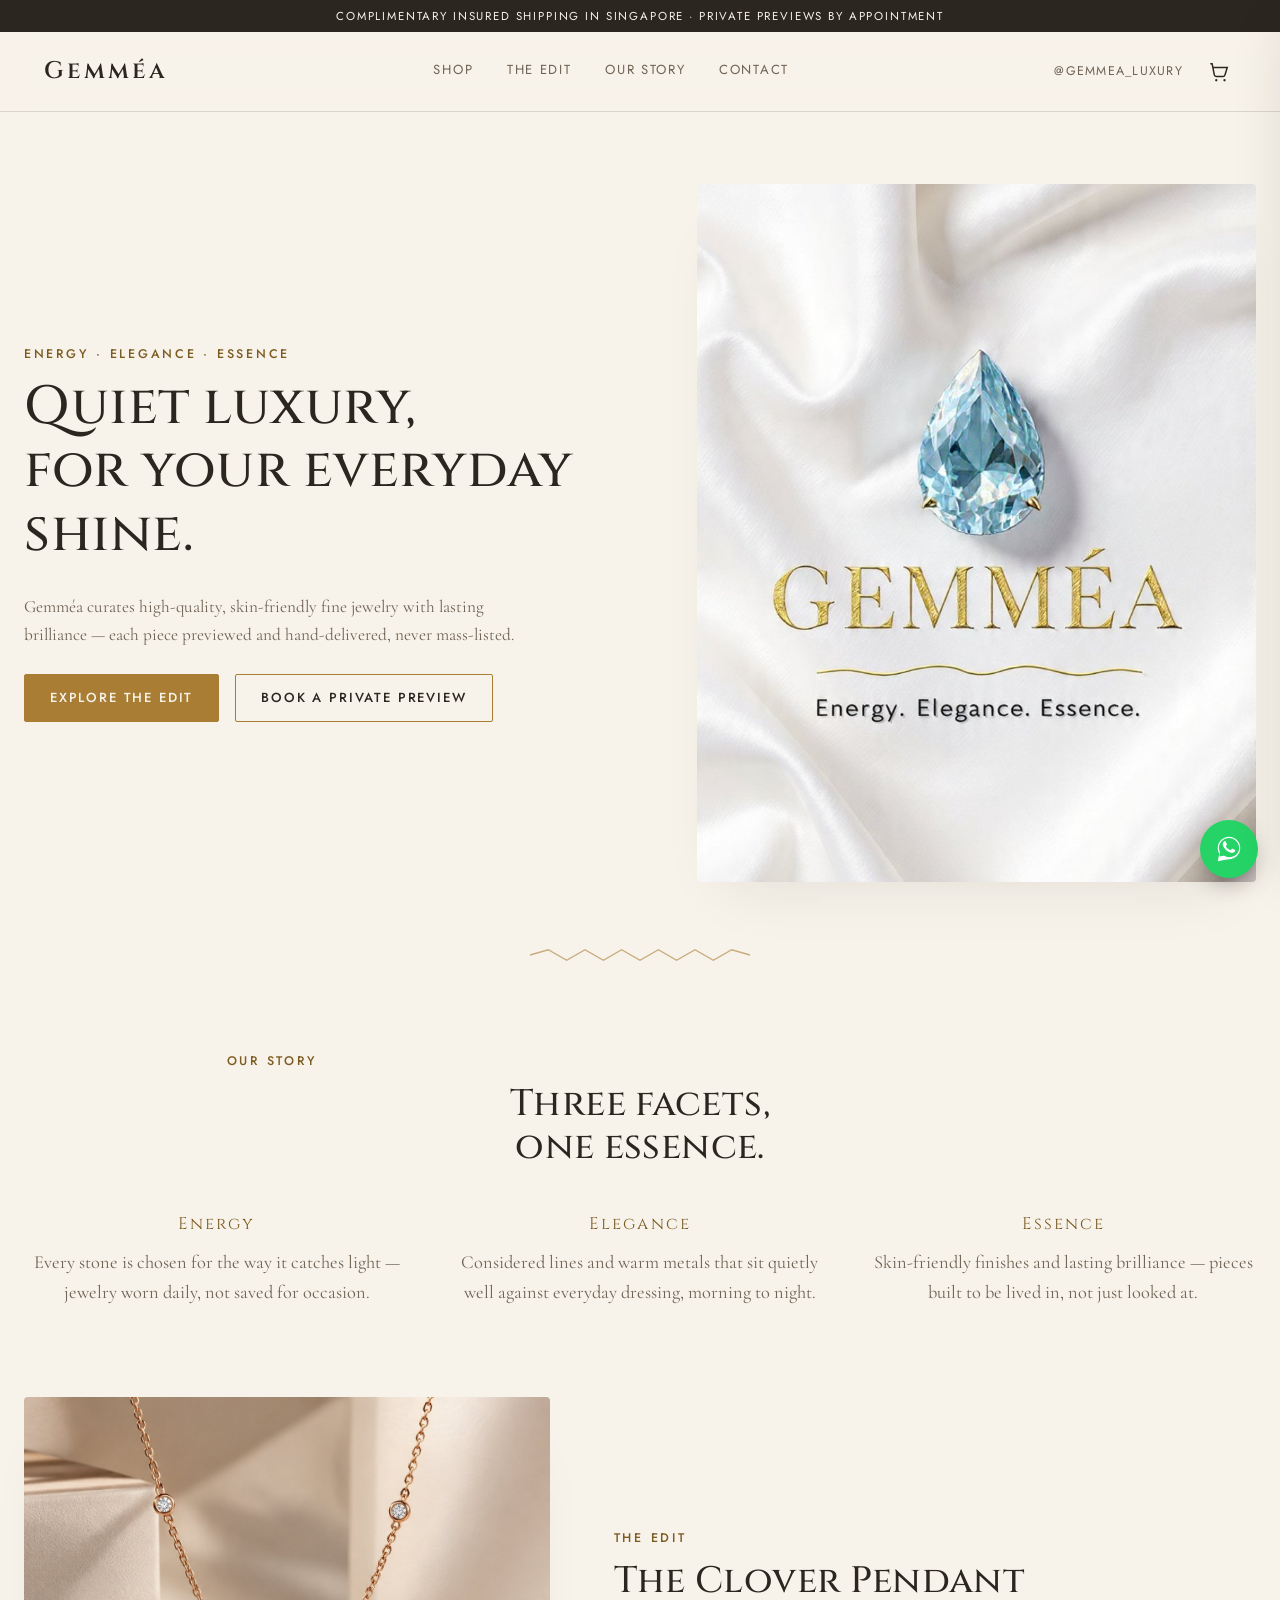
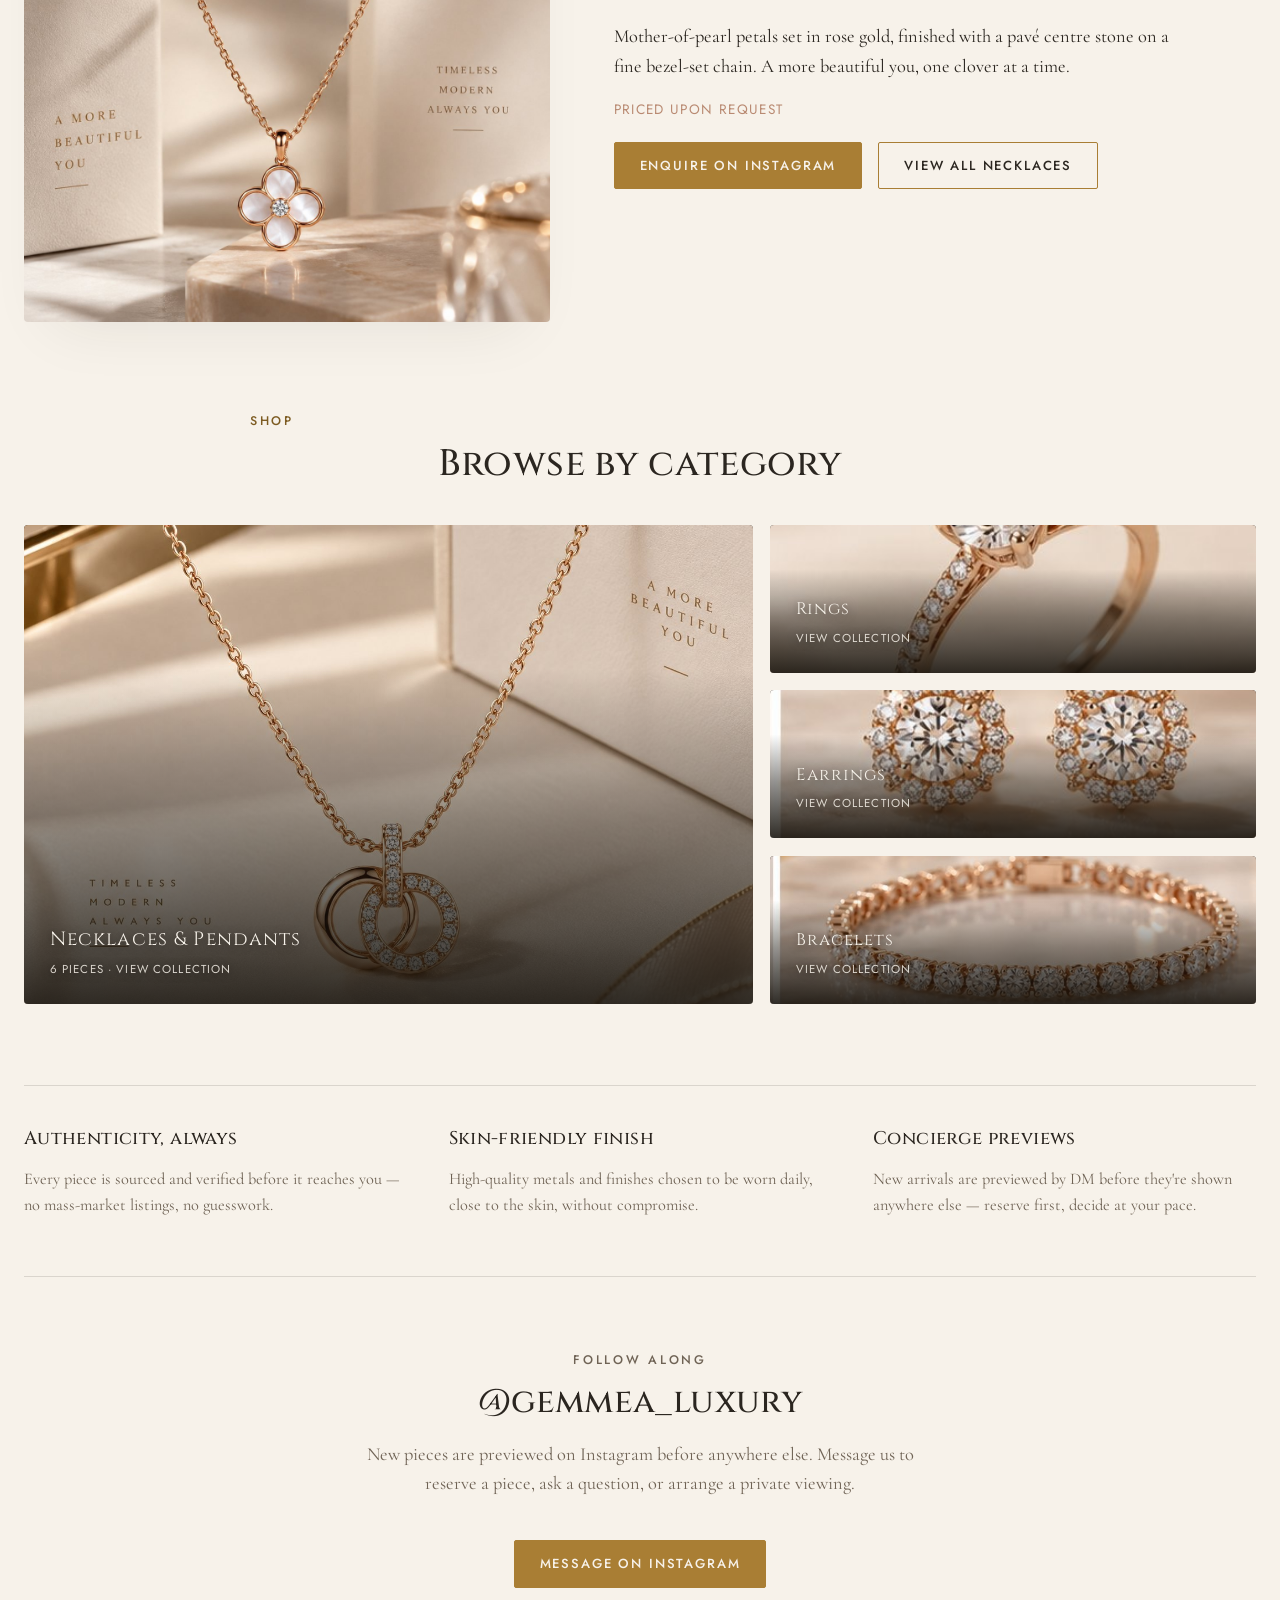
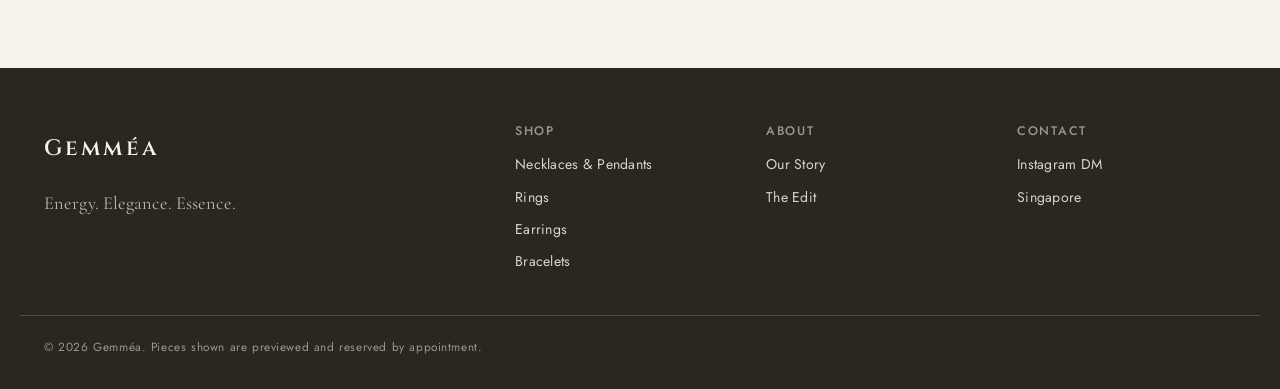
<file: index.html>
<!doctype html>
<html lang="en">
<head>
<meta charset="utf-8">
<meta name="viewport" content="width=device-width,initial-scale=1">
<title>Gemméa</title>
<link rel="stylesheet" href="https://fonts.googleapis.com/css2?family=Cinzel:wght@400;500;600&family=Cormorant+Garamond:ital,wght@0,400;0,500;0,600;1,400;1,500&family=Jost:wght@300;400;500&display=swap">
<style>
  :root{
    --bg:#f7f2ea;
    --bg-alt:#efe4d3;
    --surface:#ffffff;
    --ink:#2b2620;
    --ink-soft:#6f6355;
    --gold:#a97e34;
    --gold-deep:#7d5c22;
    --aqua:#5f95a3;
    --aqua-deep:#3f6b78;
    --rose:#b98a72;
    --line:rgba(43,38,32,0.14);
    --shadow:rgba(43,38,32,0.10);
    --focus:#3f6b78;
    --whatsapp:#25d366;
    --whatsapp-deep:#1da851;
    color-scheme: light;
  }

  @media (prefers-color-scheme: dark){
    :root:not([data-theme="light"]){
      --bg:#1a1611;
      --bg-alt:#221c15;
      --surface:#241e17;
      --ink:#f2e9db;
      --ink-soft:#c5b9a7;
      --gold:#dcb46e;
      --gold-deep:#f0cb8a;
      --aqua:#87c2cf;
      --aqua-deep:#aee0ea;
      --rose:#d6ab90;
      --line:rgba(242,233,219,0.16);
      --shadow:rgba(0,0,0,0.45);
      --focus:#aee0ea;
      color-scheme: dark;
    }
  }

  :root[data-theme="dark"]{
    --bg:#1a1611;
    --bg-alt:#221c15;
    --surface:#241e17;
    --ink:#f2e9db;
    --ink-soft:#c5b9a7;
    --gold:#dcb46e;
    --gold-deep:#f0cb8a;
    --aqua:#87c2cf;
    --aqua-deep:#aee0ea;
    --rose:#d6ab90;
    --line:rgba(242,233,219,0.16);
    --shadow:rgba(0,0,0,0.45);
    --focus:#aee0ea;
    color-scheme: dark;
  }

  *{box-sizing:border-box;}
  html{scroll-behavior:smooth;}
  @media (prefers-reduced-motion: reduce){
    html{scroll-behavior:auto;}
    *{animation-duration:0.001ms !important; transition-duration:0.001ms !important;}
  }

  body{
    margin:0;
    background:var(--bg);
    color:var(--ink);
    font-family:'Cormorant Garamond', Georgia, 'Times New Roman', serif;
    font-size:1.15rem;
    line-height:1.6;
    -webkit-font-smoothing:antialiased;
  }

  img{max-width:100%; display:block;}

  a{color:inherit;}

  .skip-link{
    position:absolute; left:-999px; top:0;
    background:var(--surface); color:var(--ink);
    padding:0.75em 1.2em; z-index:200; border-radius:0 0 6px 0;
  }
  .skip-link:focus{left:0;}

  :focus-visible{outline:2px solid var(--focus); outline-offset:3px;}

  .eyebrow{
    font-family:'Jost', 'Helvetica Neue', Arial, sans-serif;
    font-weight:500;
    font-size:0.78rem;
    letter-spacing:0.22em;
    text-transform:uppercase;
    color:var(--gold-deep);
    margin:0 0 0.9em;
  }

  h1,h2,h3{
    font-family:'Cinzel', 'Times New Roman', serif;
    font-weight:500;
    line-height:1.18;
    text-wrap:balance;
    margin:0 0 0.5em;
    color:var(--ink);
  }
  h1{font-size:clamp(2.1rem, 4.2vw, 3.4rem); letter-spacing:0.01em;}
  h2{font-size:clamp(1.6rem, 3vw, 2.3rem); letter-spacing:0.01em;}
  h3{font-size:1.15rem; letter-spacing:0.02em;}

  p{max-width:62ch;}

  .btn{
    display:inline-flex; align-items:center; justify-content:center;
    font-family:'Jost', sans-serif; font-weight:500;
    font-size:0.82rem; letter-spacing:0.14em; text-transform:uppercase;
    padding:0.95em 1.9em;
    border-radius:2px;
    text-decoration:none;
    border:1px solid var(--gold);
    transition:background 0.25s ease, color 0.25s ease, border-color 0.25s ease;
    cursor:pointer;
  }
  .btn-primary{background:var(--gold); color:var(--bg);}
  .btn-primary:hover{background:var(--gold-deep); border-color:var(--gold-deep);}
  .btn-ghost{background:transparent; color:var(--ink);}
  .btn-ghost:hover{border-color:var(--ink); background:var(--surface);}

  /* utility bar */
  .utility-bar{
    background:var(--ink); color:var(--bg);
  }
  .utility-bar p{
    max-width:none; margin:0; text-align:center;
    font-family:'Jost', sans-serif; font-size:0.72rem;
    letter-spacing:0.16em; text-transform:uppercase;
    padding:0.6em 1rem;
  }

  /* header */
  .site-header{
    position:sticky; top:0; z-index:100;
    background:color-mix(in srgb, var(--bg) 88%, transparent);
    backdrop-filter:blur(10px);
    border-bottom:1px solid var(--line);
  }
  .header-inner{
    max-width:1240px; margin:0 auto;
    display:flex; align-items:center; justify-content:space-between;
    padding:1.1em 1.5rem;
    gap:1.5rem;
  }
  .wordmark{
    font-family:'Cinzel', serif; font-weight:600;
    font-size:1.5rem; letter-spacing:0.14em;
    text-decoration:none; color:var(--ink);
    white-space:nowrap;
  }
  .main-nav{display:flex; gap:2.1rem;}
  .main-nav a{
    font-family:'Jost', sans-serif; font-size:0.82rem;
    letter-spacing:0.13em; text-transform:uppercase;
    text-decoration:none; color:var(--ink-soft);
    padding-bottom:0.3em; border-bottom:1px solid transparent;
    transition:color 0.2s ease, border-color 0.2s ease;
  }
  .main-nav a:hover{color:var(--ink); border-color:var(--gold);}

  .header-actions{display:flex; align-items:center; gap:1.2rem;}
  .ig-link{
    font-family:'Jost', sans-serif; font-size:0.78rem;
    letter-spacing:0.1em; text-transform:uppercase;
    text-decoration:none; color:var(--ink-soft);
    display:none;
  }
  .ig-link:hover{color:var(--gold-deep);}

  .nav-toggle{
    display:flex; flex-direction:column; justify-content:center; gap:5px;
    width:34px; height:30px; background:none; border:none; cursor:pointer; padding:0;
  }
  .nav-toggle span{display:block; height:1px; background:var(--ink); width:100%;}

  .mobile-menu{
    display:none; flex-direction:column;
    padding:0 1.5rem 1.4em;
    border-top:1px solid var(--line);
  }
  .mobile-menu.open{display:flex;}
  .mobile-menu a{
    font-family:'Jost', sans-serif; font-size:0.9rem; letter-spacing:0.1em;
    text-transform:uppercase; text-decoration:none; color:var(--ink);
    padding:0.85em 0; border-bottom:1px solid var(--line);
  }

  @media (min-width:860px){
    .main-nav{display:flex;}
    .nav-toggle{display:none;}
    .mobile-menu{display:none !important;}
    .ig-link{display:inline;}
  }
  @media (max-width:859px){
    .main-nav{display:none;}
  }

  main{padding:0 1.5rem;}
  section{max-width:1240px; margin:0 auto;}

  /* facet divider */
  .facet-divider{
    display:flex; justify-content:center;
    color:var(--gold);
    opacity:0.6;
    margin:0 auto;
    padding:2.6rem 1.5rem;
    max-width:1240px;
  }
  .facet-divider svg{width:min(220px, 60%); height:14px;}

  /* hero */
  .hero{
    display:grid; grid-template-columns:1fr; gap:2.6rem;
    align-items:center;
    padding:3.4rem 0 1rem;
  }
  @media (min-width:900px){
    .hero{grid-template-columns:1.05fr 0.95fr; gap:3.5rem; padding:4.5rem 0 1.5rem;}
  }
  .hero-copy .hero-sub{color:var(--ink-soft); font-size:1.08rem;}
  .hero-actions{display:flex; flex-wrap:wrap; gap:1rem; margin-top:1.6rem;}
  .hero-media{
    border-radius:4px; overflow:hidden;
    box-shadow:0 30px 60px -30px var(--shadow);
    aspect-ratio:4/5;
  }
  .hero-media img{width:100%; height:100%; object-fit:cover;}

  /* sections read fully at rest — hover and focus carry the motion instead */
  .reveal{opacity:1; transform:none;}

  /* philosophy */
  .philosophy{padding:3rem 0 3.6rem; text-align:center;}
  .philosophy h2{max-width:22ch; margin-left:auto; margin-right:auto;}
  .pillars{
    display:grid; grid-template-columns:1fr; gap:2.4rem;
    margin-top:2.6rem; text-align:left;
  }
  @media (min-width:760px){
    .pillars{grid-template-columns:repeat(3,1fr); gap:2.4rem; text-align:center;}
  }
  .pillar-mark{
    display:block; font-family:'Cinzel', serif; font-size:1.05rem;
    letter-spacing:0.12em; color:var(--gold-deep); margin-bottom:0.6em;
  }
  .pillars p{color:var(--ink-soft); margin:0 auto;}

  /* featured */
  .featured{
    display:grid; grid-template-columns:1fr; gap:2.6rem;
    align-items:center; padding:2rem 0 3.6rem;
  }
  @media (min-width:900px){
    .featured{grid-template-columns:0.9fr 1.1fr; gap:4rem;}
  }
  .featured-media{
    border-radius:4px; overflow:hidden;
    box-shadow:0 30px 60px -32px var(--shadow);
  }
  .price{
    font-family:'Jost', sans-serif; font-size:0.85rem;
    letter-spacing:0.1em; text-transform:uppercase;
    color:var(--rose); margin:1.1em 0 1.5em;
  }

  /* collections mosaic */
  .collections{padding:2rem 0 3.6rem;}
  .section-head{text-align:center; margin-bottom:2.4rem;}
  .mosaic{
    display:grid; grid-template-columns:1fr; gap:1.1rem;
  }
  @media (min-width:760px){
    .mosaic{grid-template-columns:1.5fr 1fr; grid-template-rows:repeat(3,148px); gap:1.1rem;}
    .tile-large{grid-row:1 / span 3;}
  }
  .tile{
    position:relative; display:flex; align-items:flex-end; overflow:hidden;
    border-radius:4px; text-decoration:none; color:var(--bg);
    background:var(--ink);
    min-height:260px;
    padding:1.6rem;
  }
  @media (min-width:760px){ .tile{min-height:0;} }
  .tile img{
    position:absolute; inset:0; width:100%; height:100%; object-fit:cover;
    transition:transform 0.6s ease;
  }
  .tile:hover img{transform:scale(1.06);}
  .tile::after{
    content:""; position:absolute; inset:0;
    background:linear-gradient(180deg,
      rgba(20,16,10,0) 30%,
      rgba(20,16,10,0.45) 62%,
      rgba(20,16,10,0.88) 100%);
  }
  .tile-label, .tile-note{
    position:relative; z-index:1;
    text-shadow:0 1px 8px rgba(20,16,10,0.55);
  }
  .tile-large .tile-label{
    font-family:'Cinzel', serif; font-size:1.2rem; letter-spacing:0.06em;
  }
  .tile-small, .tile-large{
    flex-direction:column; align-items:flex-start;
    justify-content:flex-end; gap:0.35rem;
  }
  .tile-small .tile-label{
    font-family:'Cinzel', serif; font-size:1.05rem; letter-spacing:0.06em;
  }
  .tile-note{
    font-family:'Jost', sans-serif; font-size:0.72rem; letter-spacing:0.1em;
    text-transform:uppercase; color:color-mix(in srgb, var(--bg) 85%, transparent);
  }

  /* trust */
  .trust{padding:1.5rem 0 3.6rem;}
  .trust-grid{
    display:grid; grid-template-columns:1fr; gap:2.2rem;
    border-top:1px solid var(--line); border-bottom:1px solid var(--line);
    padding:2.6rem 0;
  }
  @media (min-width:760px){
    .trust-grid{grid-template-columns:repeat(3,1fr); gap:2.6rem;}
  }
  .trust-grid p{color:var(--ink-soft); font-size:1.02rem;}

  /* social */
  .social{padding:1rem 0 4rem; text-align:center;}
  .social-inner{max-width:560px; margin:0 auto;}
  .social h2{font-size:clamp(1.6rem, 3vw, 2.1rem);}
  .social p{margin-left:auto; margin-right:auto; color:var(--ink-soft);}
  .social .btn{margin-top:1.4rem;}

  /* footer */
  .site-footer{
    background:var(--ink); color:var(--bg);
    margin-top:1rem;
  }
  .footer-inner{
    max-width:1240px; margin:0 auto; padding:3.4rem 1.5rem 2rem;
    display:grid; grid-template-columns:1fr; gap:2.4rem;
  }
  @media (min-width:760px){
    .footer-inner{grid-template-columns:1.2fr 2fr;}
  }
  .footer-brand .wordmark{color:var(--bg); font-size:1.4rem;}
  .footer-brand p{color:color-mix(in srgb, var(--bg) 70%, transparent); margin-top:0.4em;}
  .footer-cols{
    display:grid; grid-template-columns:repeat(2,1fr); gap:2rem;
  }
  @media (min-width:520px){ .footer-cols{grid-template-columns:repeat(3,1fr);} }
  .footer-cols h4{
    font-family:'Jost', sans-serif; font-size:0.78rem; letter-spacing:0.14em;
    text-transform:uppercase; color:color-mix(in srgb, var(--bg) 55%, transparent);
    margin:0 0 0.9em; font-weight:500;
  }
  .footer-cols a, .footer-cols span{
    display:block; text-decoration:none;
    color:color-mix(in srgb, var(--bg) 85%, transparent);
    font-family:'Jost', sans-serif; font-size:0.88rem;
    margin-bottom:0.7em; letter-spacing:0.02em;
  }
  .footer-cols a:hover{color:var(--gold);}
  .footer-bottom{
    max-width:1240px; margin:0 auto; padding:1.4rem 1.5rem 2rem;
    border-top:1px solid color-mix(in srgb, var(--bg) 18%, transparent);
    font-family:'Jost', sans-serif; font-size:0.74rem; letter-spacing:0.05em;
    color:color-mix(in srgb, var(--bg) 55%, transparent);
  }

  /* whatsapp floating button */
  .whatsapp-float{
    position:fixed;
    right:1.4rem;
    bottom:1.4rem;
    z-index:150;
    display:flex;
    align-items:center;
    gap:0.7em;
    background:var(--whatsapp);
    color:#fff;
    width:58px;
    height:58px;
    border-radius:50%;
    box-shadow:0 10px 26px -8px rgba(20,16,10,0.45);
    text-decoration:none;
    overflow:hidden;
    transition:width 0.3s ease, background 0.25s ease, box-shadow 0.25s ease, transform 0.2s ease;
  }
  .whatsapp-float svg{
    width:30px; height:30px; flex:0 0 30px;
    margin-left:14px;
  }
  .whatsapp-float .wa-label{
    font-family:'Jost', sans-serif;
    font-size:0.82rem;
    letter-spacing:0.06em;
    white-space:nowrap;
    opacity:0;
    max-width:0;
    transition:opacity 0.2s ease;
    padding-right:0;
  }
  .whatsapp-float:hover,
  .whatsapp-float:focus-visible{
    width:186px;
    background:var(--whatsapp-deep);
    box-shadow:0 14px 30px -8px rgba(20,16,10,0.5);
  }
  .whatsapp-float:hover .wa-label,
  .whatsapp-float:focus-visible .wa-label{
    opacity:1;
    max-width:140px;
    padding-right:16px;
  }
  .whatsapp-float:active{transform:scale(0.96);}
  @media (prefers-reduced-motion: reduce){
    .whatsapp-float{transition:none;}
    .whatsapp-float .wa-label{transition:none;}
  }
  @media (max-width:520px){
    .whatsapp-float{right:1rem; bottom:1rem; width:52px; height:52px;}
    .whatsapp-float svg{width:26px; height:26px; margin-left:13px;}
  }

  /* ==========================================================================
     Cart — icon, drawer, line items
     ========================================================================== */
  .cart-toggle{
    position:relative;
    display:flex; align-items:center; justify-content:center;
    width:34px; height:34px;
    background:none; border:none; cursor:pointer; padding:0;
    color:var(--ink);
  }
  .cart-toggle:hover{color:var(--gold-deep);}
  .cart-badge{
    position:absolute; top:-4px; right:-6px;
    min-width:16px; height:16px; padding:0 3px;
    display:flex; align-items:center; justify-content:center;
    border-radius:50%;
    background:var(--gold); color:#fff;
    font-family:'Jost', sans-serif; font-size:0.62rem; font-weight:500;
    opacity:0; transform:scale(0.6); transition:opacity 0.15s ease, transform 0.15s ease;
  }
  .cart-badge.is-visible{opacity:1; transform:scale(1);}

  .cart-overlay{
    position:fixed; inset:0; z-index:300;
    background:rgba(20,16,10,0.4);
    opacity:0; transition:opacity 0.2s ease;
  }
  .cart-overlay.is-open{opacity:1;}

  .cart-drawer{
    position:fixed; top:0; right:0; bottom:0; z-index:301;
    width:min(400px, 100vw);
    background:var(--surface); color:var(--ink);
    border-left:1px solid var(--line);
    box-shadow:-24px 0 48px -24px var(--shadow);
    display:flex; flex-direction:column;
    transform:translateX(100%);
    transition:transform 0.25s ease;
  }
  .cart-drawer.is-open{transform:translateX(0);}

  .cart-drawer-head{
    display:flex; align-items:center; justify-content:space-between;
    padding:1.3rem 1.5rem; border-bottom:1px solid var(--line);
  }
  .cart-drawer-head h2{
    font-family:'Cinzel', serif; font-weight:600; font-size:1.15rem; margin:0;
  }
  .cart-close{
    background:none; border:none; cursor:pointer;
    font-size:1.6rem; line-height:1; color:var(--ink-soft); padding:0;
  }
  .cart-close:hover{color:var(--ink);}

  .cart-lines{
    flex:1; overflow-y:auto; padding:1rem 1.5rem;
    display:flex; flex-direction:column; gap:1.1rem;
  }
  .cart-empty{
    font-family:'Jost', sans-serif; font-size:0.85rem; color:var(--ink-soft);
    text-align:center; margin-top:2rem;
  }
  .cart-line{
    display:flex; gap:0.9rem; padding-bottom:1.1rem;
    border-bottom:1px solid var(--line);
  }
  .cart-line img{
    width:72px; height:72px; object-fit:cover; border-radius:3px;
    background:var(--bg-alt); flex-shrink:0;
  }
  .cart-line-body{display:flex; flex-direction:column; gap:0.25rem; flex:1;}
  .cart-line-name{font-size:1rem; margin:0; line-height:1.3;}
  .cart-line-price{
    font-family:'Jost', sans-serif; font-size:0.78rem; color:var(--ink-soft); margin:0;
  }
  .cart-line-qty{
    display:flex; align-items:center; gap:0.6rem; margin-top:0.3rem;
    font-family:'Jost', sans-serif; font-size:0.82rem;
  }
  .qty-btn{
    width:22px; height:22px; border-radius:2px;
    border:1px solid var(--line); background:transparent; color:var(--ink);
    cursor:pointer; line-height:1;
  }
  .qty-btn:hover{border-color:var(--gold);}
  .cart-line-remove{
    margin-left:auto; background:none; border:none; cursor:pointer;
    color:var(--ink-soft); font-size:0.72rem; letter-spacing:0.05em;
    text-transform:uppercase; text-decoration:underline; padding:0;
  }
  .cart-line-remove:hover{color:var(--gold-deep);}

  .cart-drawer-foot{
    padding:1.2rem 1.5rem 1.6rem; border-top:1px solid var(--line);
  }
  .cart-subtotal{
    display:flex; align-items:center; justify-content:space-between;
    font-family:'Jost', sans-serif; font-size:0.92rem; margin-bottom:0.5rem;
  }
  .cart-shipping-note{
    font-family:'Jost', sans-serif; font-size:0.72rem; color:var(--ink-soft);
    margin:0 0 1rem;
  }
  .cart-checkout-msg{
    font-family:'Jost', sans-serif; font-size:0.76rem; color:#b5473e;
    margin:0 0 0.8rem;
  }
  .cart-checkout-btn{width:100%; text-align:center;}
  .cart-checkout-btn:disabled{opacity:0.5; cursor:not-allowed;}
</style>
</head>
<body>
<a class="skip-link" href="#main">Skip to content</a>

<div class="utility-bar">
  <p>Complimentary insured shipping in Singapore &middot; Private previews by appointment</p>
</div>

<header class="site-header" id="top">
  <div class="header-inner">
    <a class="wordmark" href="#top">Gemm&eacute;a</a>
    <nav class="main-nav" aria-label="Primary">
      <a href="#collections">Shop</a>
      <a href="#featured">The Edit</a>
      <a href="#philosophy">Our Story</a>
      <a href="#contact">Contact</a>
    </nav>
    <div class="header-actions">
      <a class="ig-link" href="https://www.instagram.com/gemmea_luxury" target="_blank" rel="noopener">@gemmea_luxury</a>
      <button class="nav-toggle" id="navToggle" aria-label="Open menu" aria-expanded="false" aria-controls="mobileMenu">
        <span></span><span></span><span></span>
      </button>
    </div>
  </div>
  <nav class="mobile-menu" id="mobileMenu" aria-label="Mobile">
    <a href="#collections">Shop</a>
    <a href="#featured">The Edit</a>
    <a href="#philosophy">Our Story</a>
    <a href="#contact">Contact</a>
    <a href="https://www.instagram.com/gemmea_luxury" target="_blank" rel="noopener">@gemmea_luxury</a>
  </nav>
</header>

<main id="main">

  <section class="hero">
    <div class="hero-copy reveal">
      <p class="eyebrow">Energy &middot; Elegance &middot; Essence</p>
      <h1>Quiet luxury,<br>for your everyday shine.</h1>
      <p class="hero-sub">Gemm&eacute;a curates high-quality, skin-friendly fine jewelry with lasting brilliance &mdash; each piece previewed and hand-delivered, never mass-listed.</p>
      <div class="hero-actions">
        <a class="btn btn-primary" href="#collections">Explore the Edit</a>
        <a class="btn btn-ghost" href="#contact">Book a Private Preview</a>
      </div>
    </div>
    <div class="hero-media reveal">
      <img src="gemmea-logo.jpg" alt="A pear-cut aquamarine gemstone resting on ivory silk beside the Gemm&eacute;a wordmark and the tagline Energy, Elegance, Essence" />
    </div>
  </section>

  <div class="facet-divider" aria-hidden="true">
    <svg viewBox="0 0 240 16" preserveAspectRatio="none"><polyline points="0,8 20,2 40,14 60,2 80,14 100,2 120,14 140,2 160,14 180,2 200,14 220,2 240,8" fill="none" stroke="currentColor" stroke-width="1.5"/></svg>
  </div>

  <section class="philosophy reveal" id="philosophy">
    <p class="eyebrow">Our Story</p>
    <h2>Three facets, one essence.</h2>
    <div class="pillars">
      <article>
        <span class="pillar-mark">Energy</span>
        <p>Every stone is chosen for the way it catches light &mdash; jewelry worn daily, not saved for occasion.</p>
      </article>
      <article>
        <span class="pillar-mark">Elegance</span>
        <p>Considered lines and warm metals that sit quietly well against everyday dressing, morning to night.</p>
      </article>
      <article>
        <span class="pillar-mark">Essence</span>
        <p>Skin-friendly finishes and lasting brilliance &mdash; pieces built to be lived in, not just looked at.</p>
      </article>
    </div>
  </section>

  <section class="featured reveal" id="featured">
    <div class="featured-media">
      <img src="clover-pendant.jpg" alt="Rose-gold clover pendant necklace with mother-of-pearl petals and a pav&eacute; diamond centre, styled on a marble surface" />
    </div>
    <div class="featured-copy">
      <p class="eyebrow">The Edit</p>
      <h2>The Clover Pendant</h2>
      <p>Mother-of-pearl petals set in rose gold, finished with a pav&eacute; centre stone on a fine bezel-set chain. A more beautiful you, one clover at a time.</p>
      <p class="price">Priced upon request</p>
      <div class="hero-actions" style="margin-top:0;">
        <a class="btn btn-primary" href="https://www.instagram.com/gemmea_luxury" target="_blank" rel="noopener">Enquire on Instagram</a>
        <a class="btn btn-ghost" href="necklaces.html">View all necklaces</a>
      </div>
    </div>
  </section>

  <section class="collections reveal" id="collections">
    <div class="section-head">
      <p class="eyebrow">Shop</p>
      <h2>Browse by category</h2>
    </div>
    <div class="mosaic">
      <a class="tile tile-large" href="necklaces.html">
        <img src="double-ring-necklace.jpg" alt="Rose-gold interlocking double-ring pendant necklace with pav&eacute; diamonds" />
        <span class="tile-label">Necklaces &amp; Pendants</span>
        <span class="tile-note">6 pieces &middot; View collection</span>
      </a>
      <a class="tile tile-small" href="rings.html">
        <img src="ring.jpg" alt="Rose-gold solitaire ring with a round brilliant stone and pav&eacute; shoulders" />
        <span class="tile-label">Rings</span>
        <span class="tile-note">View collection</span>
      </a>
      <a class="tile tile-small" href="earrings.html">
        <img src="earrings.jpg" alt="Rose-gold halo stud earrings set with round brilliant stones" />
        <span class="tile-label">Earrings</span>
        <span class="tile-note">View collection</span>
      </a>
      <a class="tile tile-small" href="bracelets.html">
        <img src="bracelet.jpg" alt="Rose-gold tennis bracelet set with a line of claw-set round brilliant stones" />
        <span class="tile-label">Bracelets</span>
        <span class="tile-note">View collection</span>
      </a>
    </div>
  </section>

  <section class="trust reveal">
    <div class="trust-grid">
      <article>
        <h3>Authenticity, always</h3>
        <p>Every piece is sourced and verified before it reaches you &mdash; no mass-market listings, no guesswork.</p>
      </article>
      <article>
        <h3>Skin-friendly finish</h3>
        <p>High-quality metals and finishes chosen to be worn daily, close to the skin, without compromise.</p>
      </article>
      <article>
        <h3>Concierge previews</h3>
        <p>New arrivals are previewed by DM before they're shown anywhere else &mdash; reserve first, decide at your pace.</p>
      </article>
    </div>
  </section>

  <section class="social reveal" id="contact">
    <div class="social-inner">
      <p class="eyebrow">Follow Along</p>
      <h2>@gemmea_luxury</h2>
      <p>New pieces are previewed on Instagram before anywhere else. Message us to reserve a piece, ask a question, or arrange a private viewing.</p>
      <a class="btn btn-primary" href="https://www.instagram.com/gemmea_luxury" target="_blank" rel="noopener">Message on Instagram</a>
    </div>
  </section>

</main>

<footer class="site-footer">
  <div class="footer-inner">
    <div class="footer-brand">
      <p class="wordmark">Gemm&eacute;a</p>
      <p>Energy. Elegance. Essence.</p>
    </div>
    <div class="footer-cols">
      <div>
        <h4>Shop</h4>
        <a href="necklaces.html">Necklaces &amp; Pendants</a>
        <a href="rings.html">Rings</a>
        <a href="earrings.html">Earrings</a>
        <a href="bracelets.html">Bracelets</a>
      </div>
      <div>
        <h4>About</h4>
        <a href="#philosophy">Our Story</a>
        <a href="#featured">The Edit</a>
      </div>
      <div>
        <h4>Contact</h4>
        <a href="https://www.instagram.com/gemmea_luxury" target="_blank" rel="noopener">Instagram DM</a>
        <span>Singapore</span>
      </div>
    </div>
  </div>
  <p class="footer-bottom">&copy; 2026 Gemm&eacute;a. Pieces shown are previewed and reserved by appointment.</p>
</footer>

<a class="whatsapp-float" href="https://wa.me/6588181619?text=Hi%20Gemm%C3%A9a%2C%20I%27d%20like%20to%20enquire%20about%20a%20piece." target="_blank" rel="noopener" aria-label="Chat with Gemméa on WhatsApp">
  <svg viewBox="0 0 32 32" fill="currentColor" aria-hidden="true"><path d="M16.02 3C9.4 3 4.02 8.36 4.02 15c0 2.23.6 4.32 1.65 6.12L4 29l8.06-1.62A11.9 11.9 0 0 0 16.02 27C22.65 27 28 21.64 28 15S22.65 3 16.02 3zm0 21.8c-1.94 0-3.75-.55-5.28-1.5l-.38-.22-4.78.96.98-4.66-.25-.4A9.76 9.76 0 0 1 5.22 15c0-5.96 4.85-10.8 10.8-10.8S26.8 9.04 26.8 15 21.98 24.8 16.02 24.8zm5.98-8.1c-.33-.16-1.93-.95-2.23-1.06-.3-.11-.52-.16-.74.16-.22.33-.85 1.06-1.04 1.27-.19.22-.38.24-.71.08-.33-.16-1.4-.52-2.66-1.65-.98-.87-1.65-1.95-1.84-2.28-.19-.33-.02-.5.14-.67.15-.15.33-.38.5-.57.16-.19.22-.33.33-.55.11-.22.05-.41-.03-.57-.08-.16-.74-1.79-1.02-2.45-.27-.65-.54-.56-.74-.57l-.63-.01c-.22 0-.57.08-.87.41-.3.33-1.14 1.11-1.14 2.71s1.17 3.14 1.33 3.36c.16.22 2.3 3.51 5.57 4.92.78.34 1.38.54 1.86.69.78.25 1.49.21 2.05.13.63-.09 1.93-.79 2.2-1.55.27-.76.27-1.42.19-1.55-.08-.14-.3-.22-.63-.38z"/></svg>
  <span class="wa-label">Chat on WhatsApp</span>
</a>

<script>
  (function(){
    var toggle = document.getElementById('navToggle');
    var menu = document.getElementById('mobileMenu');
    if(toggle && menu){
      toggle.addEventListener('click', function(){
        var open = menu.classList.toggle('open');
        toggle.setAttribute('aria-expanded', open ? 'true' : 'false');
      });
      menu.querySelectorAll('a').forEach(function(a){
        a.addEventListener('click', function(){
          menu.classList.remove('open');
          toggle.setAttribute('aria-expanded', 'false');
        });
      });
    }

  })();
</script>
<script src="products.js"></script>
<script src="cart.js"></script>
</body>
</html>
</file>
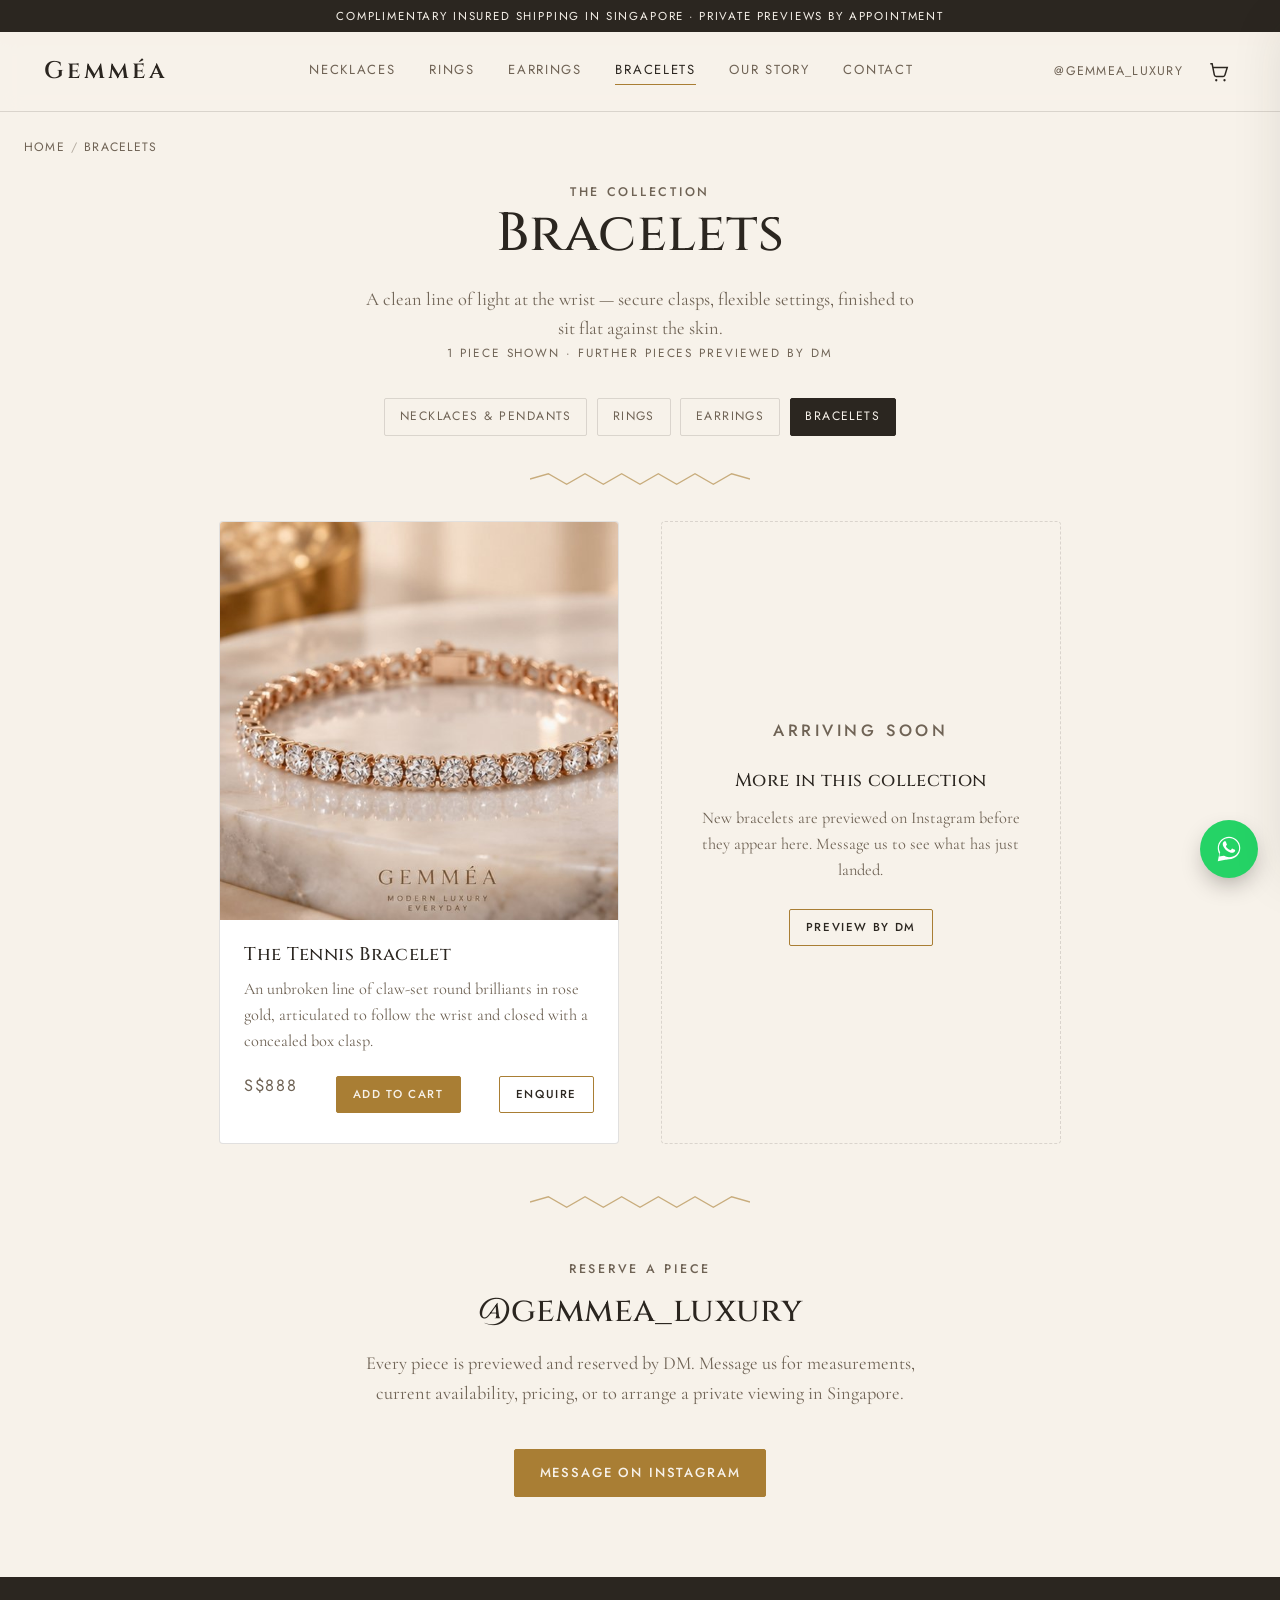
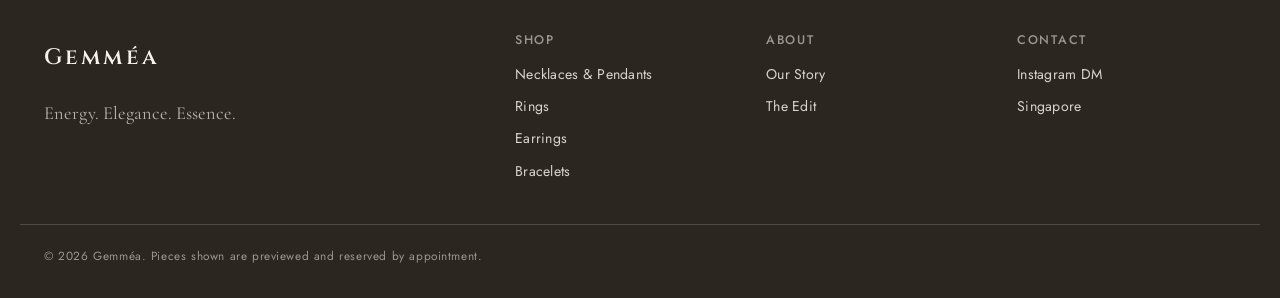
<file: bracelets.html>
<!DOCTYPE html>
<html lang="en">
<head>
<meta charset="utf-8">
<meta name="viewport" content="width=device-width, initial-scale=1">
<meta name="description" content="Bracelets from Gemméa — quiet luxury, skin-friendly, lasting brilliance. Previewed and reserved by Instagram DM.">
<meta name="theme-color" content="#f7f2ea">
<link rel="canonical" href="https://mqleong-cpu.github.io/GEMMEA-Luxury/bracelets.html">
<link rel="icon" href="gemmea-logo.jpg">
<meta property="og:type" content="website">
<meta property="og:title" content="Bracelets &mdash; Gemm&eacute;a">
<meta property="og:description" content="Bracelets from Gemméa — quiet luxury, skin-friendly, lasting brilliance. Previewed and reserved by Instagram DM.">
<meta property="og:image" content="https://mqleong-cpu.github.io/GEMMEA-Luxury/bracelet.jpg">
<meta property="og:url" content="https://mqleong-cpu.github.io/GEMMEA-Luxury/bracelets.html">
<meta name="twitter:card" content="summary_large_image">
<title>Bracelets &mdash; Gemm&eacute;a</title>
<link rel="stylesheet" href="https://fonts.googleapis.com/css2?family=Cinzel:wght@400;500;600&family=Cormorant+Garamond:ital,wght@0,400;0,500;0,600;1,400;1,500&family=Jost:wght@300;400;500&display=swap">
<link rel="stylesheet" href="gemmea.css">
</head>
<body>
<a class="skip-link" href="#main">Skip to content</a>

<div class="utility-bar">
  <p>Complimentary insured shipping in Singapore &middot; Private previews by appointment</p>
</div>

<header class="site-header" id="top">
  <div class="header-inner">
    <a class="wordmark" href="index.html">Gemm&eacute;a</a>
    <nav class="main-nav" aria-label="Primary">
      <a href="necklaces.html">Necklaces</a>
      <a href="rings.html">Rings</a>
      <a href="earrings.html">Earrings</a>
      <a href="bracelets.html" aria-current="page">Bracelets</a>
      <a href="index.html#philosophy">Our Story</a>
      <a href="#contact">Contact</a>
    </nav>
    <div class="header-actions">
      <a class="ig-link" href="https://www.instagram.com/gemmea_luxury" target="_blank" rel="noopener">@gemmea_luxury</a>
      <button class="nav-toggle" id="navToggle" aria-label="Open menu" aria-expanded="false" aria-controls="mobileMenu">
        <span></span><span></span><span></span>
      </button>
    </div>
  </div>
  <nav class="mobile-menu" id="mobileMenu" aria-label="Mobile">
    <a href="index.html">Home</a>
    <a href="necklaces.html">Necklaces &amp; Pendants</a>
    <a href="rings.html">Rings</a>
    <a href="earrings.html">Earrings</a>
    <a href="bracelets.html" aria-current="page">Bracelets</a>
    <a href="index.html#philosophy">Our Story</a>
    <a href="#contact">Contact</a>
    <a href="https://www.instagram.com/gemmea_luxury" target="_blank" rel="noopener">@gemmea_luxury</a>
  </nav>
</header>

<main id="main">
  <p class="crumbs"><a href="index.html">Home</a><span>/</span>Bracelets</p>
  <section class="cat-intro">
    <p class="eyebrow">The Collection</p>
    <h1>Bracelets</h1>
    <p>A clean line of light at the wrist &mdash; secure clasps, flexible settings, finished to sit flat against the skin.</p>
    <p class="cat-count">1 piece shown &middot; further pieces previewed by DM</p>
  </section>
  <nav class="cat-switch" aria-label="Categories">
    <a href="necklaces.html">Necklaces &amp; Pendants</a>
    <a href="rings.html">Rings</a>
    <a href="earrings.html">Earrings</a>
    <a href="bracelets.html" aria-current="page">Bracelets</a>
  </nav>

  <div class="facet-divider" aria-hidden="true">
    <svg viewBox="0 0 240 16" preserveAspectRatio="none"><polyline points="0,8 20,2 40,14 60,2 80,14 100,2 120,14 140,2 160,14 180,2 200,14 220,2 240,8" fill="none" stroke="currentColor" stroke-width="1.5"/></svg>
  </div>
  <section class="pieces">
    <div class="piece-grid is-sparse">
      <article class="piece" data-product-id="tennis-bracelet">
        <div class="piece-media">
          <img src="bracelet.jpg" alt="Rose-gold tennis bracelet set with a continuous line of claw-set round brilliant stones and a concealed box clasp, on a marble ledge" loading="lazy" width="800" height="800">
        </div>
        <div class="piece-body">
          <h3>The Tennis Bracelet</h3>
          <p>An unbroken line of claw-set round brilliants in rose gold, articulated to follow the wrist and closed with a concealed box clasp.</p>
          <div class="piece-meta">
            <p class="piece-price">S$888</p>
            <a class="btn btn-primary btn-small btn-add-cart" href="#" data-product-id="tennis-bracelet">Add to Cart</a>
            <a class="btn btn-ghost btn-small" href="https://www.instagram.com/gemmea_luxury" target="_blank" rel="noopener">Enquire</a>
          </div>
        </div>
      </article>
      <article class="piece-more">
        <p class="eyebrow">Arriving Soon</p>
        <h3>More in this collection</h3>
        <p>New bracelets are previewed on Instagram before they appear here. Message us to see what has just landed.</p>
        <a class="btn btn-ghost btn-small" href="https://www.instagram.com/gemmea_luxury" target="_blank" rel="noopener">Preview by DM</a>
      </article>
    </div>
  </section>

  <div class="facet-divider" aria-hidden="true">
    <svg viewBox="0 0 240 16" preserveAspectRatio="none"><polyline points="0,8 20,2 40,14 60,2 80,14 100,2 120,14 140,2 160,14 180,2 200,14 220,2 240,8" fill="none" stroke="currentColor" stroke-width="1.5"/></svg>
  </div>

  <section class="social" id="contact">
    <div class="social-inner">
      <p class="eyebrow">Reserve a Piece</p>
      <h2>@gemmea_luxury</h2>
      <p>Every piece is previewed and reserved by DM. Message us for measurements, current availability,
         pricing, or to arrange a private viewing in Singapore.</p>
      <a class="btn btn-primary" href="https://www.instagram.com/gemmea_luxury" target="_blank" rel="noopener">Message on Instagram</a>
    </div>
  </section>

</main>

<footer class="site-footer">
  <div class="footer-inner">
    <div class="footer-brand">
      <p class="wordmark">Gemm&eacute;a</p>
      <p>Energy. Elegance. Essence.</p>
    </div>
    <div class="footer-cols">
      <div>
        <h4>Shop</h4>
        <a href="necklaces.html">Necklaces &amp; Pendants</a>
        <a href="rings.html">Rings</a>
        <a href="earrings.html">Earrings</a>
        <a href="bracelets.html">Bracelets</a>
      </div>
      <div>
        <h4>About</h4>
        <a href="index.html#philosophy">Our Story</a>
        <a href="index.html#featured">The Edit</a>
      </div>
      <div>
        <h4>Contact</h4>
        <a href="https://www.instagram.com/gemmea_luxury" target="_blank" rel="noopener">Instagram DM</a>
        <span>Singapore</span>
      </div>
    </div>
  </div>
  <p class="footer-bottom">&copy; 2026 Gemm&eacute;a. Pieces shown are previewed and reserved by appointment.</p>
</footer>
<a class="whatsapp-float" href="https://wa.me/6588181619?text=Hi%20Gemm%C3%A9a%2C%20I%27d%20like%20to%20enquire%20about%20a%20piece." target="_blank" rel="noopener" aria-label="Chat with Gemméa on WhatsApp">
  <svg viewBox="0 0 32 32" fill="currentColor" aria-hidden="true"><path d="M16.02 3C9.4 3 4.02 8.36 4.02 15c0 2.23.6 4.32 1.65 6.12L4 29l8.06-1.62A11.9 11.9 0 0 0 16.02 27C22.65 27 28 21.64 28 15S22.65 3 16.02 3zm0 21.8c-1.94 0-3.75-.55-5.28-1.5l-.38-.22-4.78.96.98-4.66-.25-.4A9.76 9.76 0 0 1 5.22 15c0-5.96 4.85-10.8 10.8-10.8S26.8 9.04 26.8 15 21.98 24.8 16.02 24.8zm5.98-8.1c-.33-.16-1.93-.95-2.23-1.06-.3-.11-.52-.16-.74.16-.22.33-.85 1.06-1.04 1.27-.19.22-.38.24-.71.08-.33-.16-1.4-.52-2.66-1.65-.98-.87-1.65-1.95-1.84-2.28-.19-.33-.02-.5.14-.67.15-.15.33-.38.5-.57.16-.19.22-.33.33-.55.11-.22.05-.41-.03-.57-.08-.16-.74-1.79-1.02-2.45-.27-.65-.54-.56-.74-.57l-.63-.01c-.22 0-.57.08-.87.41-.3.33-1.14 1.11-1.14 2.71s1.17 3.14 1.33 3.36c.16.22 2.3 3.51 5.57 4.92.78.34 1.38.54 1.86.69.78.25 1.49.21 2.05.13.63-.09 1.93-.79 2.2-1.55.27-.76.27-1.42.19-1.55-.08-.14-.3-.22-.63-.38z"/></svg>
  <span class="wa-label">Chat on WhatsApp</span>
</a>


<script>
  (function(){
    var toggle = document.getElementById('navToggle');
    var menu = document.getElementById('mobileMenu');
    if(toggle && menu){
      toggle.addEventListener('click', function(){
        var open = menu.classList.toggle('open');
        toggle.setAttribute('aria-expanded', open ? 'true' : 'false');
      });
      menu.querySelectorAll('a').forEach(function(a){
        a.addEventListener('click', function(){
          menu.classList.remove('open');
          toggle.setAttribute('aria-expanded', 'false');
        });
      });
    }
  })();
</script>
<script src="products.js"></script>
<script src="cart.js"></script>
</body>
</html>
</file>
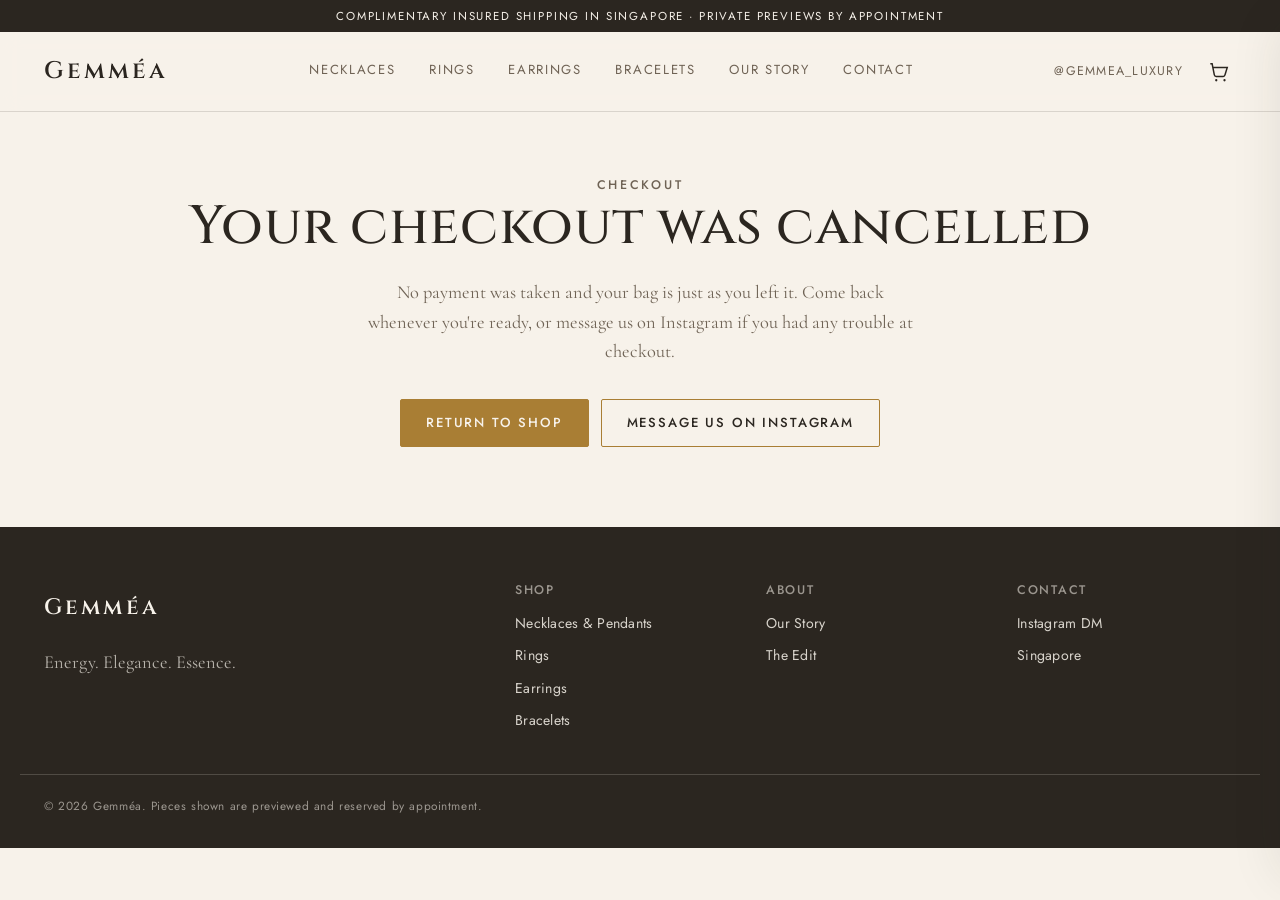
<file: cancel.html>
<!DOCTYPE html>
<html lang="en">
<head>
<meta charset="utf-8">
<meta name="viewport" content="width=device-width, initial-scale=1">
<meta name="robots" content="noindex">
<meta name="theme-color" content="#f7f2ea">
<link rel="canonical" href="https://mqleong-cpu.github.io/GEMMEA-Luxury/cancel.html">
<link rel="icon" href="gemmea-logo.jpg">
<title>Checkout Cancelled &mdash; Gemm&eacute;a</title>
<link rel="stylesheet" href="https://fonts.googleapis.com/css2?family=Cinzel:wght@400;500;600&family=Cormorant+Garamond:ital,wght@0,400;0,500;0,600;1,400;1,500&family=Jost:wght@300;400;500&display=swap">
<link rel="stylesheet" href="gemmea.css">
</head>
<body>
<a class="skip-link" href="#main">Skip to content</a>

<div class="utility-bar">
  <p>Complimentary insured shipping in Singapore &middot; Private previews by appointment</p>
</div>

<header class="site-header" id="top">
  <div class="header-inner">
    <a class="wordmark" href="index.html">Gemm&eacute;a</a>
    <nav class="main-nav" aria-label="Primary">
      <a href="necklaces.html">Necklaces</a>
      <a href="rings.html">Rings</a>
      <a href="earrings.html">Earrings</a>
      <a href="bracelets.html">Bracelets</a>
      <a href="index.html#philosophy">Our Story</a>
      <a href="index.html#contact">Contact</a>
    </nav>
    <div class="header-actions">
      <a class="ig-link" href="https://www.instagram.com/gemmea_luxury" target="_blank" rel="noopener">@gemmea_luxury</a>
      <button class="nav-toggle" id="navToggle" aria-label="Open menu" aria-expanded="false" aria-controls="mobileMenu">
        <span></span><span></span><span></span>
      </button>
    </div>
  </div>
  <nav class="mobile-menu" id="mobileMenu" aria-label="Mobile">
    <a href="index.html">Home</a>
    <a href="necklaces.html">Necklaces &amp; Pendants</a>
    <a href="rings.html">Rings</a>
    <a href="earrings.html">Earrings</a>
    <a href="bracelets.html">Bracelets</a>
    <a href="index.html#philosophy">Our Story</a>
    <a href="index.html#contact">Contact</a>
    <a href="https://www.instagram.com/gemmea_luxury" target="_blank" rel="noopener">@gemmea_luxury</a>
  </nav>
</header>

<main id="main">
  <section class="cat-intro" style="text-align:center; padding-top:4rem; padding-bottom:4rem;">
    <p class="eyebrow">Checkout</p>
    <h1>Your checkout was cancelled</h1>
    <p>No payment was taken and your bag is just as you left it. Come back whenever you're ready, or message
       us on Instagram if you had any trouble at checkout.</p>
    <p style="margin-top:2rem;">
      <a class="btn btn-primary" href="index.html">Return to Shop</a>
      &nbsp;
      <a class="btn btn-ghost" href="https://www.instagram.com/gemmea_luxury" target="_blank" rel="noopener">Message Us on Instagram</a>
    </p>
  </section>
</main>

<footer class="site-footer">
  <div class="footer-inner">
    <div class="footer-brand">
      <p class="wordmark">Gemm&eacute;a</p>
      <p>Energy. Elegance. Essence.</p>
    </div>
    <div class="footer-cols">
      <div>
        <h4>Shop</h4>
        <a href="necklaces.html">Necklaces &amp; Pendants</a>
        <a href="rings.html">Rings</a>
        <a href="earrings.html">Earrings</a>
        <a href="bracelets.html">Bracelets</a>
      </div>
      <div>
        <h4>About</h4>
        <a href="index.html#philosophy">Our Story</a>
        <a href="index.html#featured">The Edit</a>
      </div>
      <div>
        <h4>Contact</h4>
        <a href="https://www.instagram.com/gemmea_luxury" target="_blank" rel="noopener">Instagram DM</a>
        <span>Singapore</span>
      </div>
    </div>
  </div>
  <p class="footer-bottom">&copy; 2026 Gemm&eacute;a. Pieces shown are previewed and reserved by appointment.</p>
</footer>

<script>
  (function(){
    var toggle = document.getElementById('navToggle');
    var menu = document.getElementById('mobileMenu');
    if(toggle && menu){
      toggle.addEventListener('click', function(){
        var open = menu.classList.toggle('open');
        toggle.setAttribute('aria-expanded', open ? 'true' : 'false');
      });
    }
  })();
</script>
<script src="products.js"></script>
<script src="cart.js"></script>
</body>
</html>
</file>
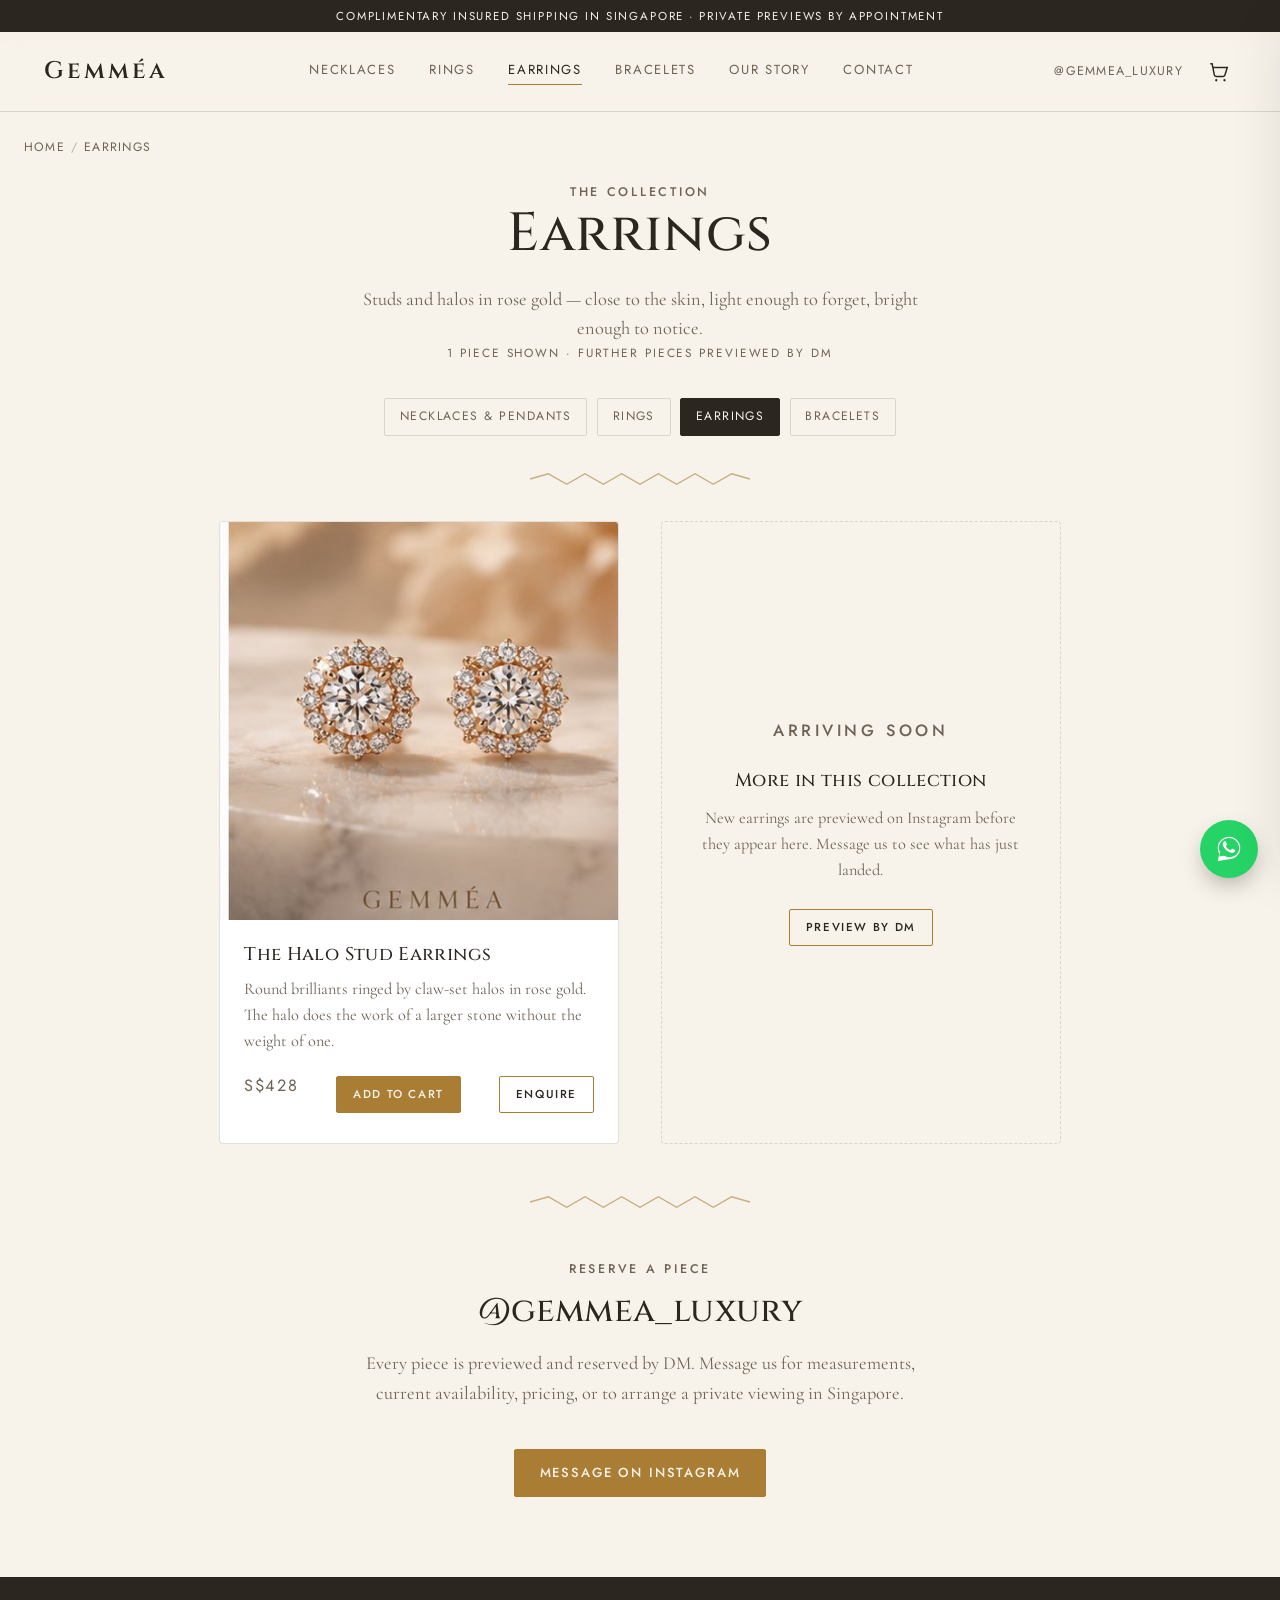
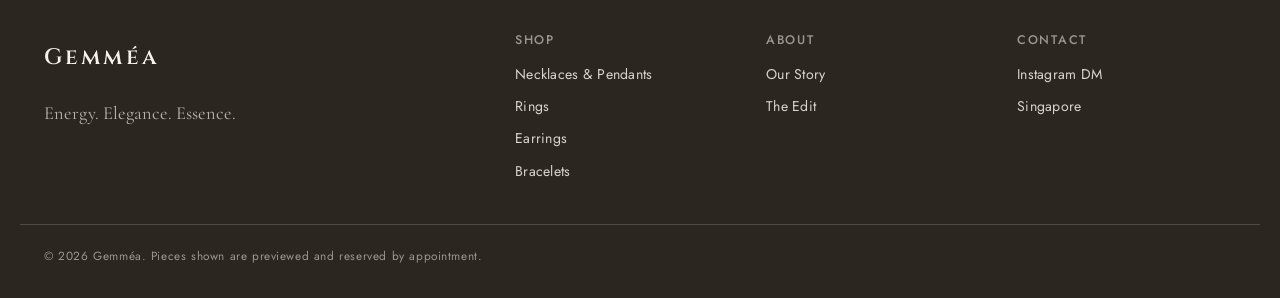
<file: earrings.html>
<!DOCTYPE html>
<html lang="en">
<head>
<meta charset="utf-8">
<meta name="viewport" content="width=device-width, initial-scale=1">
<meta name="description" content="Earrings from Gemméa — quiet luxury, skin-friendly, lasting brilliance. Previewed and reserved by Instagram DM.">
<meta name="theme-color" content="#f7f2ea">
<link rel="canonical" href="https://mqleong-cpu.github.io/GEMMEA-Luxury/earrings.html">
<link rel="icon" href="gemmea-logo.jpg">
<meta property="og:type" content="website">
<meta property="og:title" content="Earrings &mdash; Gemm&eacute;a">
<meta property="og:description" content="Earrings from Gemméa — quiet luxury, skin-friendly, lasting brilliance. Previewed and reserved by Instagram DM.">
<meta property="og:image" content="https://mqleong-cpu.github.io/GEMMEA-Luxury/earrings.jpg">
<meta property="og:url" content="https://mqleong-cpu.github.io/GEMMEA-Luxury/earrings.html">
<meta name="twitter:card" content="summary_large_image">
<title>Earrings &mdash; Gemm&eacute;a</title>
<link rel="stylesheet" href="https://fonts.googleapis.com/css2?family=Cinzel:wght@400;500;600&family=Cormorant+Garamond:ital,wght@0,400;0,500;0,600;1,400;1,500&family=Jost:wght@300;400;500&display=swap">
<link rel="stylesheet" href="gemmea.css">
</head>
<body>
<a class="skip-link" href="#main">Skip to content</a>

<div class="utility-bar">
  <p>Complimentary insured shipping in Singapore &middot; Private previews by appointment</p>
</div>

<header class="site-header" id="top">
  <div class="header-inner">
    <a class="wordmark" href="index.html">Gemm&eacute;a</a>
    <nav class="main-nav" aria-label="Primary">
      <a href="necklaces.html">Necklaces</a>
      <a href="rings.html">Rings</a>
      <a href="earrings.html" aria-current="page">Earrings</a>
      <a href="bracelets.html">Bracelets</a>
      <a href="index.html#philosophy">Our Story</a>
      <a href="#contact">Contact</a>
    </nav>
    <div class="header-actions">
      <a class="ig-link" href="https://www.instagram.com/gemmea_luxury" target="_blank" rel="noopener">@gemmea_luxury</a>
      <button class="nav-toggle" id="navToggle" aria-label="Open menu" aria-expanded="false" aria-controls="mobileMenu">
        <span></span><span></span><span></span>
      </button>
    </div>
  </div>
  <nav class="mobile-menu" id="mobileMenu" aria-label="Mobile">
    <a href="index.html">Home</a>
    <a href="necklaces.html">Necklaces &amp; Pendants</a>
    <a href="rings.html">Rings</a>
    <a href="earrings.html" aria-current="page">Earrings</a>
    <a href="bracelets.html">Bracelets</a>
    <a href="index.html#philosophy">Our Story</a>
    <a href="#contact">Contact</a>
    <a href="https://www.instagram.com/gemmea_luxury" target="_blank" rel="noopener">@gemmea_luxury</a>
  </nav>
</header>

<main id="main">
  <p class="crumbs"><a href="index.html">Home</a><span>/</span>Earrings</p>
  <section class="cat-intro">
    <p class="eyebrow">The Collection</p>
    <h1>Earrings</h1>
    <p>Studs and halos in rose gold &mdash; close to the skin, light enough to forget, bright enough to notice.</p>
    <p class="cat-count">1 piece shown &middot; further pieces previewed by DM</p>
  </section>
  <nav class="cat-switch" aria-label="Categories">
    <a href="necklaces.html">Necklaces &amp; Pendants</a>
    <a href="rings.html">Rings</a>
    <a href="earrings.html" aria-current="page">Earrings</a>
    <a href="bracelets.html">Bracelets</a>
  </nav>

  <div class="facet-divider" aria-hidden="true">
    <svg viewBox="0 0 240 16" preserveAspectRatio="none"><polyline points="0,8 20,2 40,14 60,2 80,14 100,2 120,14 140,2 160,14 180,2 200,14 220,2 240,8" fill="none" stroke="currentColor" stroke-width="1.5"/></svg>
  </div>
  <section class="pieces">
    <div class="piece-grid is-sparse">
      <article class="piece" data-product-id="halo-stud-earrings">
        <div class="piece-media">
          <img src="earrings.jpg" alt="A pair of rose-gold halo stud earrings, each with a round brilliant centre stone framed by claw-set smaller stones, resting on marble" loading="lazy" width="800" height="800">
        </div>
        <div class="piece-body">
          <h3>The Halo Stud Earrings</h3>
          <p>Round brilliants ringed by claw-set halos in rose gold. The halo does the work of a larger stone without the weight of one.</p>
          <div class="piece-meta">
            <p class="piece-price">S$428</p>
            <a class="btn btn-primary btn-small btn-add-cart" href="#" data-product-id="halo-stud-earrings">Add to Cart</a>
            <a class="btn btn-ghost btn-small" href="https://www.instagram.com/gemmea_luxury" target="_blank" rel="noopener">Enquire</a>
          </div>
        </div>
      </article>
      <article class="piece-more">
        <p class="eyebrow">Arriving Soon</p>
        <h3>More in this collection</h3>
        <p>New earrings are previewed on Instagram before they appear here. Message us to see what has just landed.</p>
        <a class="btn btn-ghost btn-small" href="https://www.instagram.com/gemmea_luxury" target="_blank" rel="noopener">Preview by DM</a>
      </article>
    </div>
  </section>

  <div class="facet-divider" aria-hidden="true">
    <svg viewBox="0 0 240 16" preserveAspectRatio="none"><polyline points="0,8 20,2 40,14 60,2 80,14 100,2 120,14 140,2 160,14 180,2 200,14 220,2 240,8" fill="none" stroke="currentColor" stroke-width="1.5"/></svg>
  </div>

  <section class="social" id="contact">
    <div class="social-inner">
      <p class="eyebrow">Reserve a Piece</p>
      <h2>@gemmea_luxury</h2>
      <p>Every piece is previewed and reserved by DM. Message us for measurements, current availability,
         pricing, or to arrange a private viewing in Singapore.</p>
      <a class="btn btn-primary" href="https://www.instagram.com/gemmea_luxury" target="_blank" rel="noopener">Message on Instagram</a>
    </div>
  </section>

</main>

<footer class="site-footer">
  <div class="footer-inner">
    <div class="footer-brand">
      <p class="wordmark">Gemm&eacute;a</p>
      <p>Energy. Elegance. Essence.</p>
    </div>
    <div class="footer-cols">
      <div>
        <h4>Shop</h4>
        <a href="necklaces.html">Necklaces &amp; Pendants</a>
        <a href="rings.html">Rings</a>
        <a href="earrings.html">Earrings</a>
        <a href="bracelets.html">Bracelets</a>
      </div>
      <div>
        <h4>About</h4>
        <a href="index.html#philosophy">Our Story</a>
        <a href="index.html#featured">The Edit</a>
      </div>
      <div>
        <h4>Contact</h4>
        <a href="https://www.instagram.com/gemmea_luxury" target="_blank" rel="noopener">Instagram DM</a>
        <span>Singapore</span>
      </div>
    </div>
  </div>
  <p class="footer-bottom">&copy; 2026 Gemm&eacute;a. Pieces shown are previewed and reserved by appointment.</p>
</footer>
<a class="whatsapp-float" href="https://wa.me/6588181619?text=Hi%20Gemm%C3%A9a%2C%20I%27d%20like%20to%20enquire%20about%20a%20piece." target="_blank" rel="noopener" aria-label="Chat with Gemméa on WhatsApp">
  <svg viewBox="0 0 32 32" fill="currentColor" aria-hidden="true"><path d="M16.02 3C9.4 3 4.02 8.36 4.02 15c0 2.23.6 4.32 1.65 6.12L4 29l8.06-1.62A11.9 11.9 0 0 0 16.02 27C22.65 27 28 21.64 28 15S22.65 3 16.02 3zm0 21.8c-1.94 0-3.75-.55-5.28-1.5l-.38-.22-4.78.96.98-4.66-.25-.4A9.76 9.76 0 0 1 5.22 15c0-5.96 4.85-10.8 10.8-10.8S26.8 9.04 26.8 15 21.98 24.8 16.02 24.8zm5.98-8.1c-.33-.16-1.93-.95-2.23-1.06-.3-.11-.52-.16-.74.16-.22.33-.85 1.06-1.04 1.27-.19.22-.38.24-.71.08-.33-.16-1.4-.52-2.66-1.65-.98-.87-1.65-1.95-1.84-2.28-.19-.33-.02-.5.14-.67.15-.15.33-.38.5-.57.16-.19.22-.33.33-.55.11-.22.05-.41-.03-.57-.08-.16-.74-1.79-1.02-2.45-.27-.65-.54-.56-.74-.57l-.63-.01c-.22 0-.57.08-.87.41-.3.33-1.14 1.11-1.14 2.71s1.17 3.14 1.33 3.36c.16.22 2.3 3.51 5.57 4.92.78.34 1.38.54 1.86.69.78.25 1.49.21 2.05.13.63-.09 1.93-.79 2.2-1.55.27-.76.27-1.42.19-1.55-.08-.14-.3-.22-.63-.38z"/></svg>
  <span class="wa-label">Chat on WhatsApp</span>
</a>


<script>
  (function(){
    var toggle = document.getElementById('navToggle');
    var menu = document.getElementById('mobileMenu');
    if(toggle && menu){
      toggle.addEventListener('click', function(){
        var open = menu.classList.toggle('open');
        toggle.setAttribute('aria-expanded', open ? 'true' : 'false');
      });
      menu.querySelectorAll('a').forEach(function(a){
        a.addEventListener('click', function(){
          menu.classList.remove('open');
          toggle.setAttribute('aria-expanded', 'false');
        });
      });
    }
  })();
</script>
<script src="products.js"></script>
<script src="cart.js"></script>
</body>
</html>
</file>
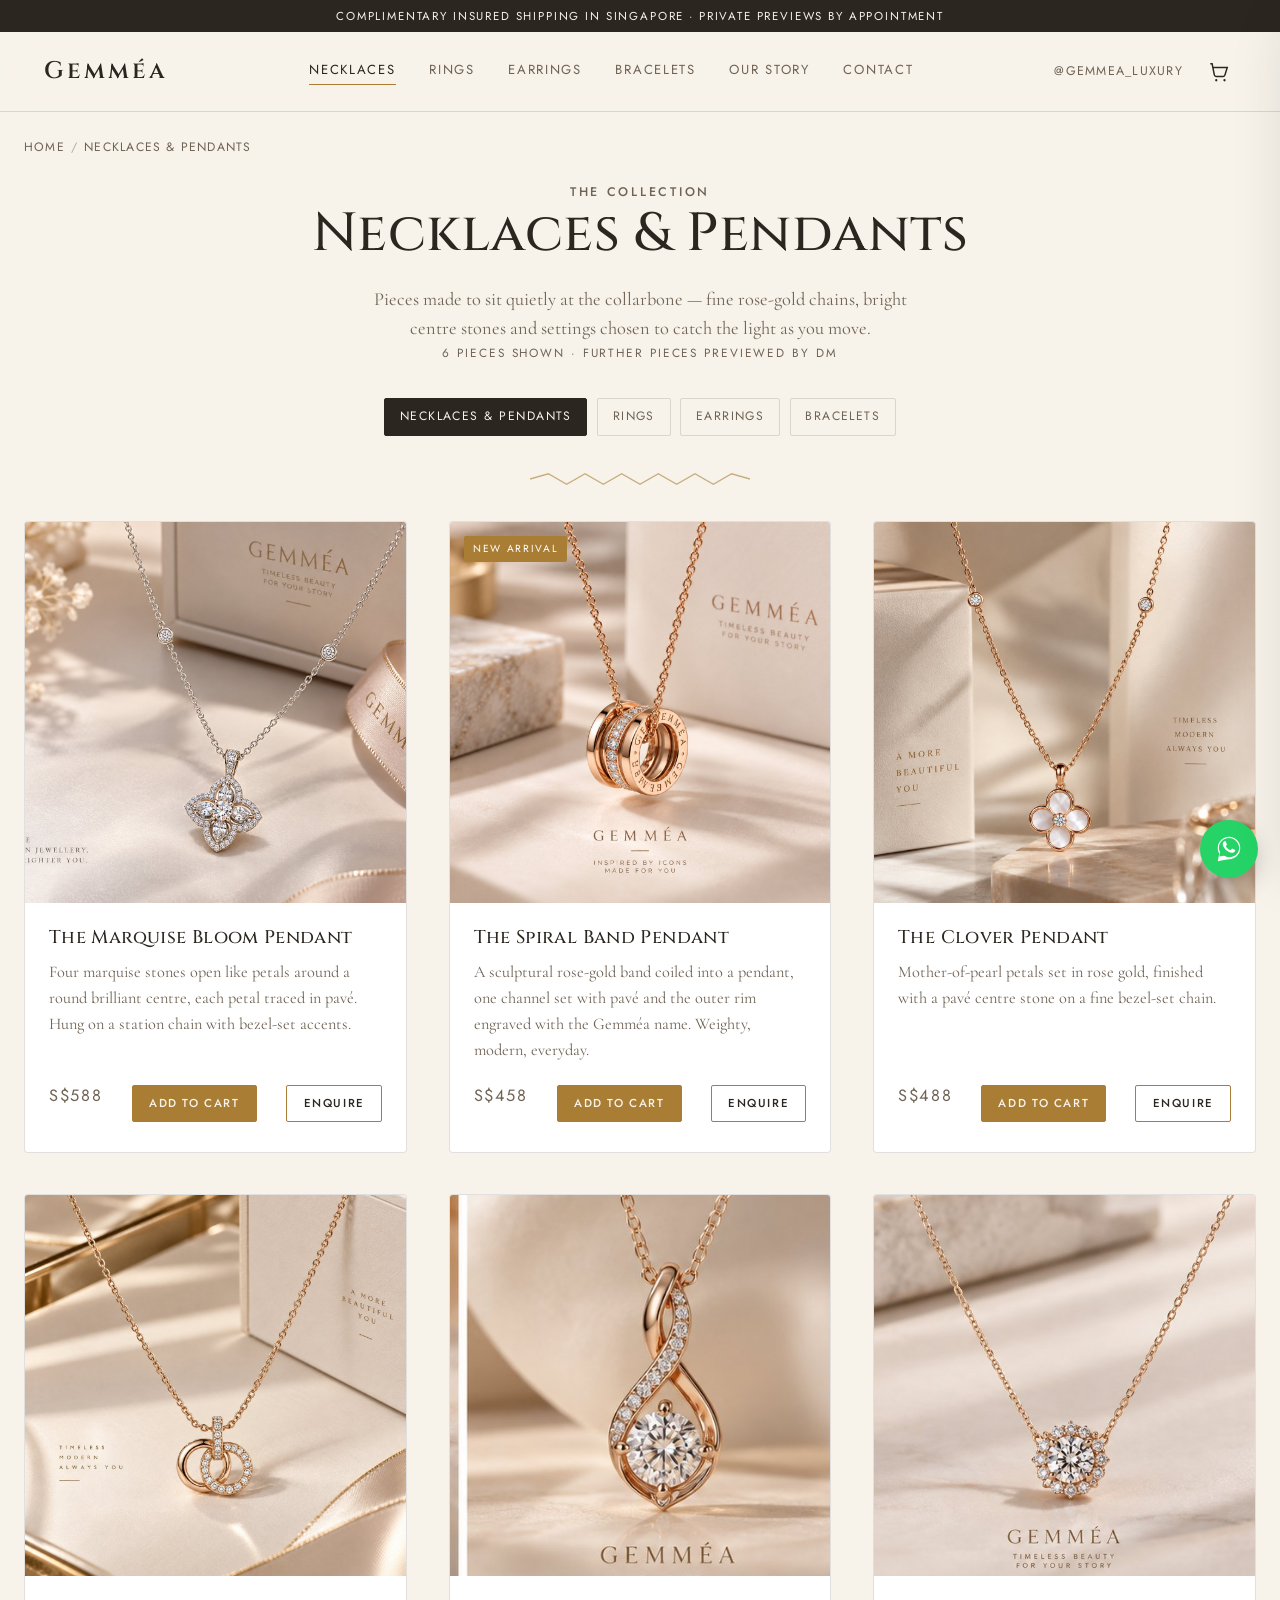
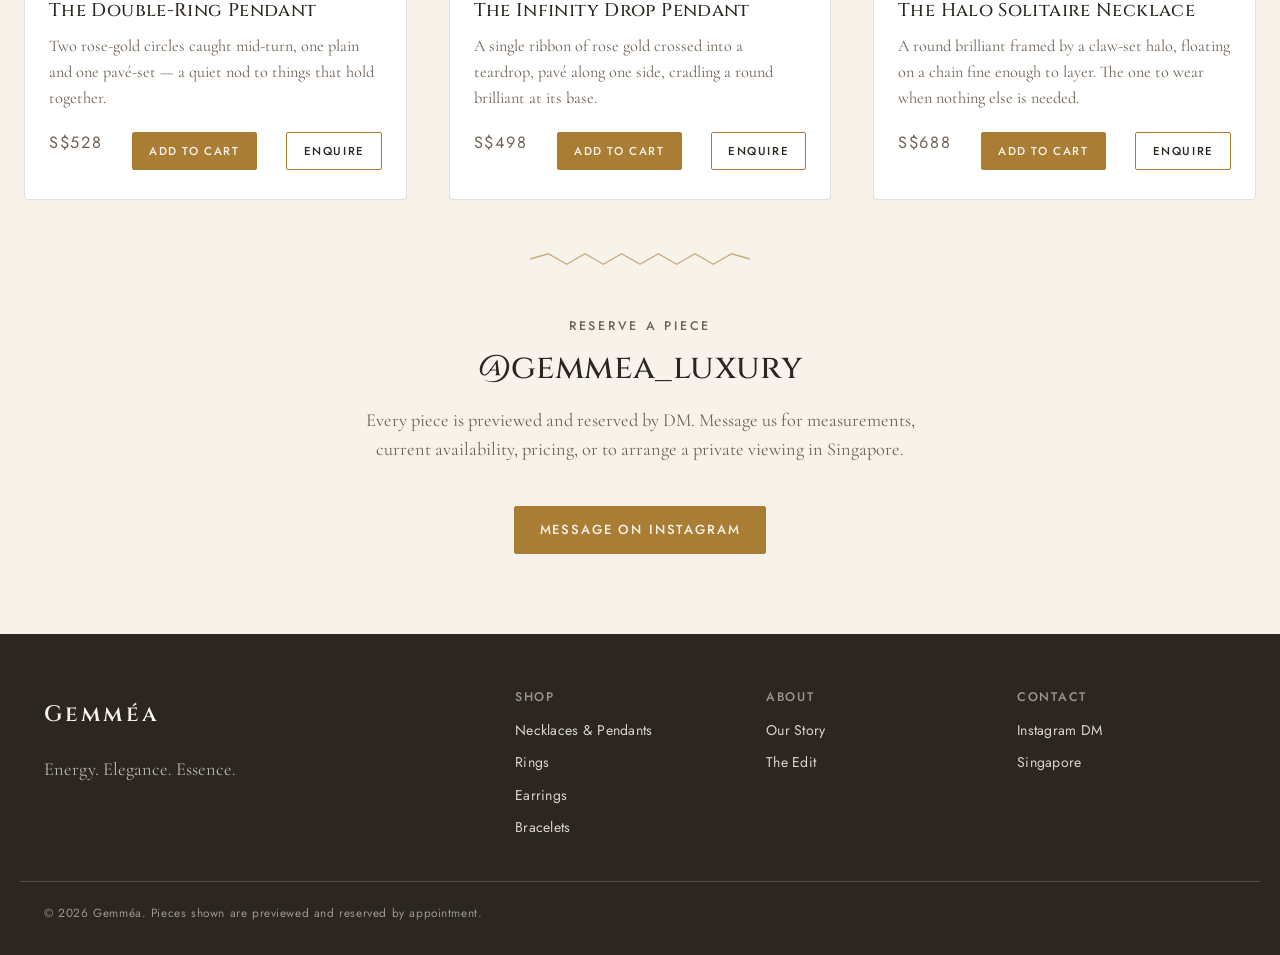
<file: necklaces.html>
<!DOCTYPE html>
<html lang="en">
<head>
<meta charset="utf-8">
<meta name="viewport" content="width=device-width, initial-scale=1">
<meta name="description" content="Necklaces & Pendants from Gemméa — quiet luxury, skin-friendly, lasting brilliance. Previewed and reserved by Instagram DM.">
<meta name="theme-color" content="#f7f2ea">
<link rel="canonical" href="https://mqleong-cpu.github.io/GEMMEA-Luxury/necklaces.html">
<link rel="icon" href="gemmea-logo.jpg">
<meta property="og:type" content="website">
<meta property="og:title" content="Necklaces & Pendants &mdash; Gemm&eacute;a">
<meta property="og:description" content="Necklaces & Pendants from Gemméa — quiet luxury, skin-friendly, lasting brilliance. Previewed and reserved by Instagram DM.">
<meta property="og:image" content="https://mqleong-cpu.github.io/GEMMEA-Luxury/flower-pendant.jpg">
<meta property="og:url" content="https://mqleong-cpu.github.io/GEMMEA-Luxury/necklaces.html">
<meta name="twitter:card" content="summary_large_image">
<title>Necklaces & Pendants &mdash; Gemm&eacute;a</title>
<link rel="stylesheet" href="https://fonts.googleapis.com/css2?family=Cinzel:wght@400;500;600&family=Cormorant+Garamond:ital,wght@0,400;0,500;0,600;1,400;1,500&family=Jost:wght@300;400;500&display=swap">
<link rel="stylesheet" href="gemmea.css">
</head>
<body>
<a class="skip-link" href="#main">Skip to content</a>

<div class="utility-bar">
  <p>Complimentary insured shipping in Singapore &middot; Private previews by appointment</p>
</div>

<header class="site-header" id="top">
  <div class="header-inner">
    <a class="wordmark" href="index.html">Gemm&eacute;a</a>
    <nav class="main-nav" aria-label="Primary">
      <a href="necklaces.html" aria-current="page">Necklaces</a>
      <a href="rings.html">Rings</a>
      <a href="earrings.html">Earrings</a>
      <a href="bracelets.html">Bracelets</a>
      <a href="index.html#philosophy">Our Story</a>
      <a href="#contact">Contact</a>
    </nav>
    <div class="header-actions">
      <a class="ig-link" href="https://www.instagram.com/gemmea_luxury" target="_blank" rel="noopener">@gemmea_luxury</a>
      <button class="nav-toggle" id="navToggle" aria-label="Open menu" aria-expanded="false" aria-controls="mobileMenu">
        <span></span><span></span><span></span>
      </button>
    </div>
  </div>
  <nav class="mobile-menu" id="mobileMenu" aria-label="Mobile">
    <a href="index.html">Home</a>
    <a href="necklaces.html" aria-current="page">Necklaces &amp; Pendants</a>
    <a href="rings.html">Rings</a>
    <a href="earrings.html">Earrings</a>
    <a href="bracelets.html">Bracelets</a>
    <a href="index.html#philosophy">Our Story</a>
    <a href="#contact">Contact</a>
    <a href="https://www.instagram.com/gemmea_luxury" target="_blank" rel="noopener">@gemmea_luxury</a>
  </nav>
</header>

<main id="main">
  <p class="crumbs"><a href="index.html">Home</a><span>/</span>Necklaces &amp; Pendants</p>
  <section class="cat-intro">
    <p class="eyebrow">The Collection</p>
    <h1>Necklaces &amp; Pendants</h1>
    <p>Pieces made to sit quietly at the collarbone &mdash; fine rose-gold chains, bright centre stones and settings chosen to catch the light as you move.</p>
    <p class="cat-count">6 pieces shown &middot; further pieces previewed by DM</p>
  </section>
  <nav class="cat-switch" aria-label="Categories">
    <a href="necklaces.html" aria-current="page">Necklaces &amp; Pendants</a>
    <a href="rings.html">Rings</a>
    <a href="earrings.html">Earrings</a>
    <a href="bracelets.html">Bracelets</a>
  </nav>

  <div class="facet-divider" aria-hidden="true">
    <svg viewBox="0 0 240 16" preserveAspectRatio="none"><polyline points="0,8 20,2 40,14 60,2 80,14 100,2 120,14 140,2 160,14 180,2 200,14 220,2 240,8" fill="none" stroke="currentColor" stroke-width="1.5"/></svg>
  </div>
  <section class="pieces">
    <div class="piece-grid">
      <article class="piece" data-product-id="marquise-bloom-pendant">
        <div class="piece-media">
          <img src="flower-pendant.jpg" alt="Rose-gold four-petal pendant set with marquise-cut stones and a pav&eacute; outline, on a fine chain with bezel-set stations, photographed beside a Gemm&eacute;a gift box" loading="lazy" width="800" height="800">
        </div>
        <div class="piece-body">
          <h3>The Marquise Bloom Pendant</h3>
          <p>Four marquise stones open like petals around a round brilliant centre, each petal traced in pav&eacute;. Hung on a station chain with bezel-set accents.</p>
          <div class="piece-meta">
            <p class="piece-price">S$588</p>
            <a class="btn btn-primary btn-small btn-add-cart" href="#" data-product-id="marquise-bloom-pendant">Add to Cart</a>
            <a class="btn btn-ghost btn-small" href="https://www.instagram.com/gemmea_luxury" target="_blank" rel="noopener">Enquire</a>
          </div>
        </div>
      </article>
      <article class="piece" data-product-id="spiral-band-pendant">
        <div class="piece-media">
        <span class="piece-tag">New arrival</span>
          <img src="spiral-pendant.jpg" alt="Rose-gold spiral band pendant with a pav&eacute;-set row and the Gemm&eacute;a name engraved around the rim, on a fine rose-gold cable chain" loading="lazy" width="800" height="800">
        </div>
        <div class="piece-body">
          <h3>The Spiral Band Pendant</h3>
          <p>A sculptural rose-gold band coiled into a pendant, one channel set with pav&eacute; and the outer rim engraved with the Gemm&eacute;a name. Weighty, modern, everyday.</p>
          <div class="piece-meta">
            <p class="piece-price">S$458</p>
            <a class="btn btn-primary btn-small btn-add-cart" href="#" data-product-id="spiral-band-pendant">Add to Cart</a>
            <a class="btn btn-ghost btn-small" href="https://www.instagram.com/gemmea_luxury" target="_blank" rel="noopener">Enquire</a>
          </div>
        </div>
      </article>
      <article class="piece" data-product-id="clover-pendant">
        <div class="piece-media">
          <img src="clover-pendant.jpg" alt="Rose-gold clover pendant with mother-of-pearl petals and a pav&eacute; diamond centre on a marble surface" loading="lazy" width="800" height="800">
        </div>
        <div class="piece-body">
          <h3>The Clover Pendant</h3>
          <p>Mother-of-pearl petals set in rose gold, finished with a pav&eacute; centre stone on a fine bezel-set chain.</p>
          <div class="piece-meta">
            <p class="piece-price">S$488</p>
            <a class="btn btn-primary btn-small btn-add-cart" href="#" data-product-id="clover-pendant">Add to Cart</a>
            <a class="btn btn-ghost btn-small" href="https://www.instagram.com/gemmea_luxury" target="_blank" rel="noopener">Enquire</a>
          </div>
        </div>
      </article>
      <article class="piece" data-product-id="double-ring-pendant">
        <div class="piece-media">
          <img src="double-ring-necklace.jpg" alt="Rose-gold interlocking double-ring pendant necklace set with pav&eacute; stones" loading="lazy" width="800" height="800">
        </div>
        <div class="piece-body">
          <h3>The Double-Ring Pendant</h3>
          <p>Two rose-gold circles caught mid-turn, one plain and one pav&eacute;-set &mdash; a quiet nod to things that hold together.</p>
          <div class="piece-meta">
            <p class="piece-price">S$528</p>
            <a class="btn btn-primary btn-small btn-add-cart" href="#" data-product-id="double-ring-pendant">Add to Cart</a>
            <a class="btn btn-ghost btn-small" href="https://www.instagram.com/gemmea_luxury" target="_blank" rel="noopener">Enquire</a>
          </div>
        </div>
      </article>
      <article class="piece" data-product-id="infinity-drop-pendant">
        <div class="piece-media">
          <img src="teardrop-pendant.jpg" alt="Rose-gold teardrop pendant with a pav&eacute;-set twist framing a round solitaire stone" loading="lazy" width="800" height="800">
        </div>
        <div class="piece-body">
          <h3>The Infinity Drop Pendant</h3>
          <p>A single ribbon of rose gold crossed into a teardrop, pav&eacute; along one side, cradling a round brilliant at its base.</p>
          <div class="piece-meta">
            <p class="piece-price">S$498</p>
            <a class="btn btn-primary btn-small btn-add-cart" href="#" data-product-id="infinity-drop-pendant">Add to Cart</a>
            <a class="btn btn-ghost btn-small" href="https://www.instagram.com/gemmea_luxury" target="_blank" rel="noopener">Enquire</a>
          </div>
        </div>
      </article>
      <article class="piece" data-product-id="halo-solitaire-necklace">
        <div class="piece-media">
          <img src="halo-necklace.jpg" alt="Rose-gold necklace with a round brilliant stone framed by a claw-set halo on a fine chain" loading="lazy" width="800" height="800">
        </div>
        <div class="piece-body">
          <h3>The Halo Solitaire Necklace</h3>
          <p>A round brilliant framed by a claw-set halo, floating on a chain fine enough to layer. The one to wear when nothing else is needed.</p>
          <div class="piece-meta">
            <p class="piece-price">S$688</p>
            <a class="btn btn-primary btn-small btn-add-cart" href="#" data-product-id="halo-solitaire-necklace">Add to Cart</a>
            <a class="btn btn-ghost btn-small" href="https://www.instagram.com/gemmea_luxury" target="_blank" rel="noopener">Enquire</a>
          </div>
        </div>
      </article>
    </div>
  </section>

  <div class="facet-divider" aria-hidden="true">
    <svg viewBox="0 0 240 16" preserveAspectRatio="none"><polyline points="0,8 20,2 40,14 60,2 80,14 100,2 120,14 140,2 160,14 180,2 200,14 220,2 240,8" fill="none" stroke="currentColor" stroke-width="1.5"/></svg>
  </div>

  <section class="social" id="contact">
    <div class="social-inner">
      <p class="eyebrow">Reserve a Piece</p>
      <h2>@gemmea_luxury</h2>
      <p>Every piece is previewed and reserved by DM. Message us for measurements, current availability,
         pricing, or to arrange a private viewing in Singapore.</p>
      <a class="btn btn-primary" href="https://www.instagram.com/gemmea_luxury" target="_blank" rel="noopener">Message on Instagram</a>
    </div>
  </section>

</main>

<footer class="site-footer">
  <div class="footer-inner">
    <div class="footer-brand">
      <p class="wordmark">Gemm&eacute;a</p>
      <p>Energy. Elegance. Essence.</p>
    </div>
    <div class="footer-cols">
      <div>
        <h4>Shop</h4>
        <a href="necklaces.html">Necklaces &amp; Pendants</a>
        <a href="rings.html">Rings</a>
        <a href="earrings.html">Earrings</a>
        <a href="bracelets.html">Bracelets</a>
      </div>
      <div>
        <h4>About</h4>
        <a href="index.html#philosophy">Our Story</a>
        <a href="index.html#featured">The Edit</a>
      </div>
      <div>
        <h4>Contact</h4>
        <a href="https://www.instagram.com/gemmea_luxury" target="_blank" rel="noopener">Instagram DM</a>
        <span>Singapore</span>
      </div>
    </div>
  </div>
  <p class="footer-bottom">&copy; 2026 Gemm&eacute;a. Pieces shown are previewed and reserved by appointment.</p>
</footer>
<a class="whatsapp-float" href="https://wa.me/6588181619?text=Hi%20Gemm%C3%A9a%2C%20I%27d%20like%20to%20enquire%20about%20a%20piece." target="_blank" rel="noopener" aria-label="Chat with Gemméa on WhatsApp">
  <svg viewBox="0 0 32 32" fill="currentColor" aria-hidden="true"><path d="M16.02 3C9.4 3 4.02 8.36 4.02 15c0 2.23.6 4.32 1.65 6.12L4 29l8.06-1.62A11.9 11.9 0 0 0 16.02 27C22.65 27 28 21.64 28 15S22.65 3 16.02 3zm0 21.8c-1.94 0-3.75-.55-5.28-1.5l-.38-.22-4.78.96.98-4.66-.25-.4A9.76 9.76 0 0 1 5.22 15c0-5.96 4.85-10.8 10.8-10.8S26.8 9.04 26.8 15 21.98 24.8 16.02 24.8zm5.98-8.1c-.33-.16-1.93-.95-2.23-1.06-.3-.11-.52-.16-.74.16-.22.33-.85 1.06-1.04 1.27-.19.22-.38.24-.71.08-.33-.16-1.4-.52-2.66-1.65-.98-.87-1.65-1.95-1.84-2.28-.19-.33-.02-.5.14-.67.15-.15.33-.38.5-.57.16-.19.22-.33.33-.55.11-.22.05-.41-.03-.57-.08-.16-.74-1.79-1.02-2.45-.27-.65-.54-.56-.74-.57l-.63-.01c-.22 0-.57.08-.87.41-.3.33-1.14 1.11-1.14 2.71s1.17 3.14 1.33 3.36c.16.22 2.3 3.51 5.57 4.92.78.34 1.38.54 1.86.69.78.25 1.49.21 2.05.13.63-.09 1.93-.79 2.2-1.55.27-.76.27-1.42.19-1.55-.08-.14-.3-.22-.63-.38z"/></svg>
  <span class="wa-label">Chat on WhatsApp</span>
</a>


<script>
  (function(){
    var toggle = document.getElementById('navToggle');
    var menu = document.getElementById('mobileMenu');
    if(toggle && menu){
      toggle.addEventListener('click', function(){
        var open = menu.classList.toggle('open');
        toggle.setAttribute('aria-expanded', open ? 'true' : 'false');
      });
      menu.querySelectorAll('a').forEach(function(a){
        a.addEventListener('click', function(){
          menu.classList.remove('open');
          toggle.setAttribute('aria-expanded', 'false');
        });
      });
    }
  })();
</script>
<script src="products.js"></script>
<script src="cart.js"></script>
</body>
</html>
</file>
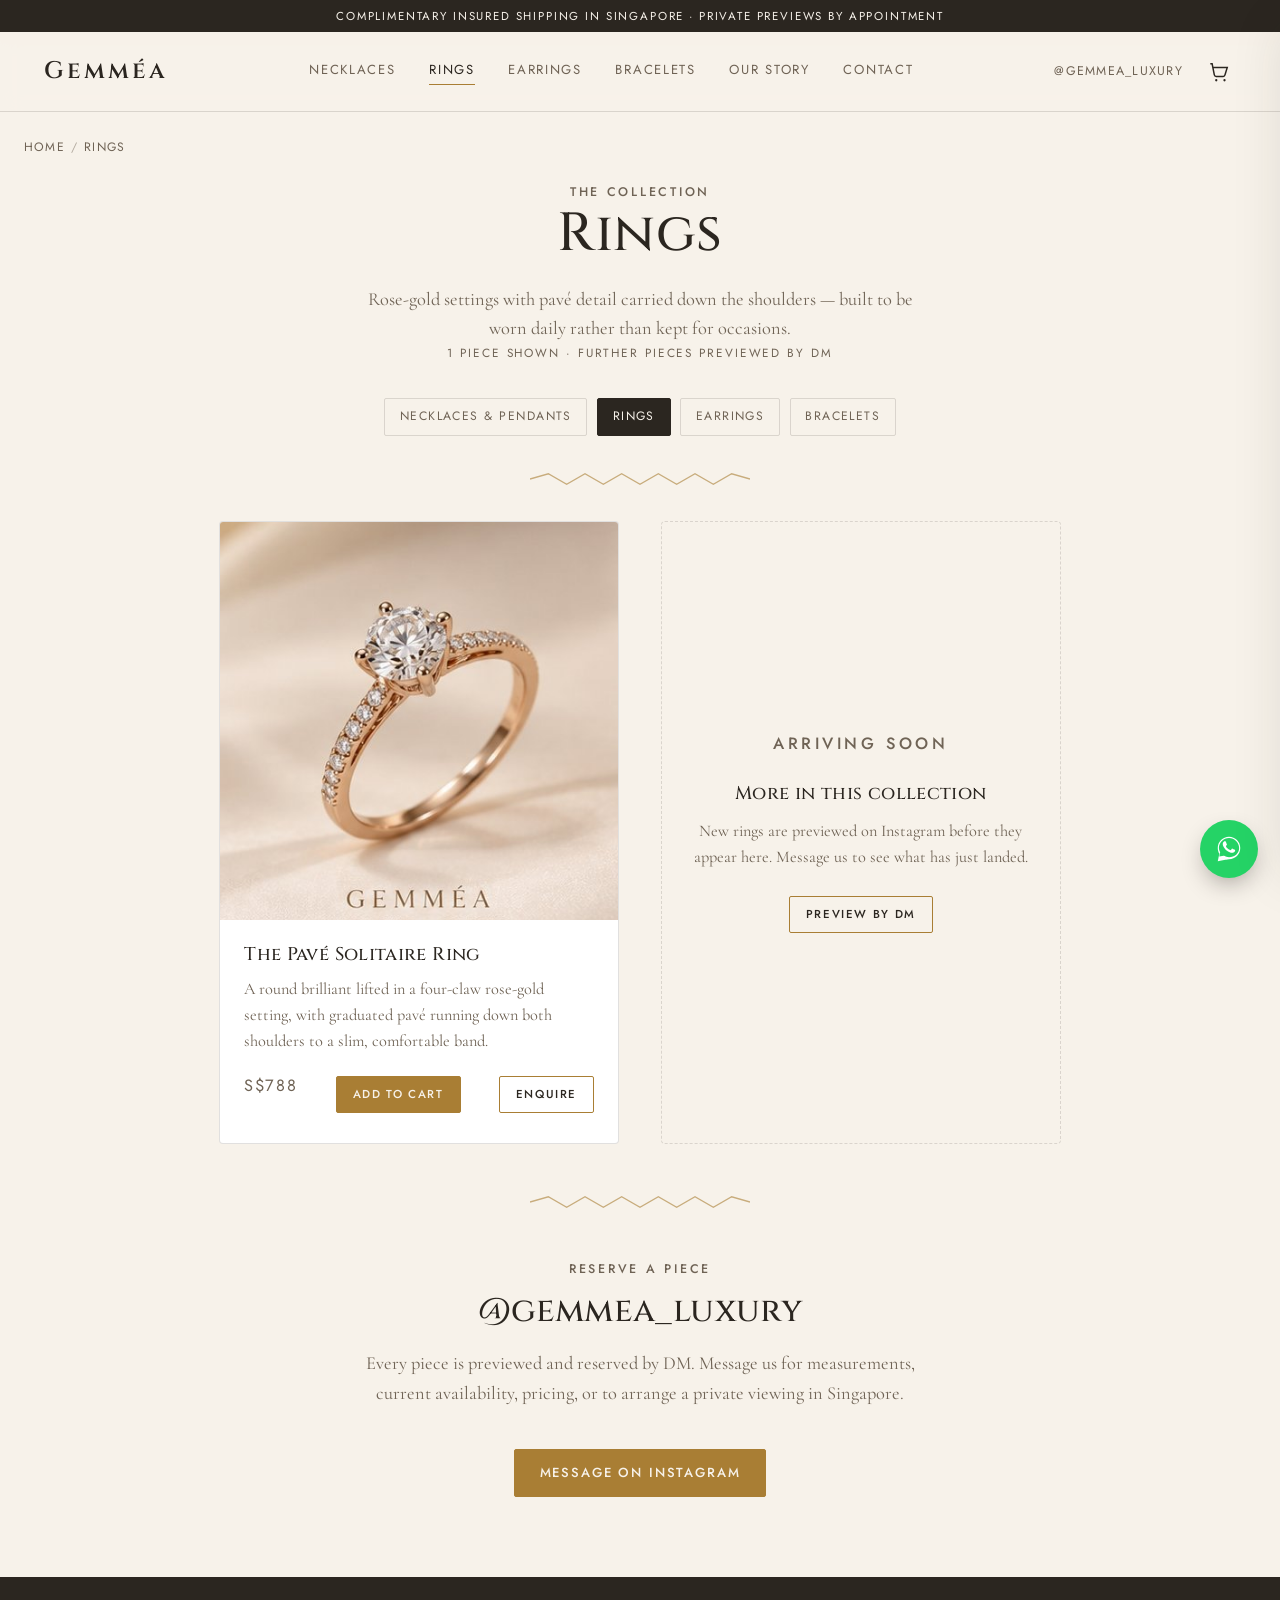
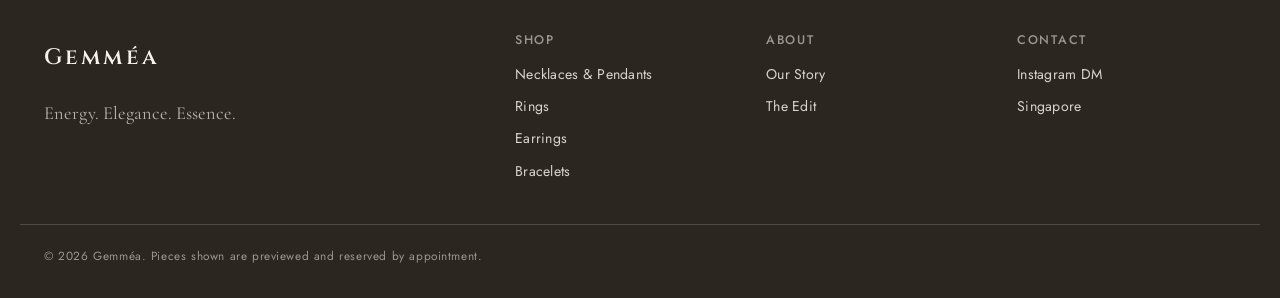
<file: rings.html>
<!DOCTYPE html>
<html lang="en">
<head>
<meta charset="utf-8">
<meta name="viewport" content="width=device-width, initial-scale=1">
<meta name="description" content="Rings from Gemméa — quiet luxury, skin-friendly, lasting brilliance. Previewed and reserved by Instagram DM.">
<meta name="theme-color" content="#f7f2ea">
<link rel="canonical" href="https://mqleong-cpu.github.io/GEMMEA-Luxury/rings.html">
<link rel="icon" href="gemmea-logo.jpg">
<meta property="og:type" content="website">
<meta property="og:title" content="Rings &mdash; Gemm&eacute;a">
<meta property="og:description" content="Rings from Gemméa — quiet luxury, skin-friendly, lasting brilliance. Previewed and reserved by Instagram DM.">
<meta property="og:image" content="https://mqleong-cpu.github.io/GEMMEA-Luxury/ring.jpg">
<meta property="og:url" content="https://mqleong-cpu.github.io/GEMMEA-Luxury/rings.html">
<meta name="twitter:card" content="summary_large_image">
<title>Rings &mdash; Gemm&eacute;a</title>
<link rel="stylesheet" href="https://fonts.googleapis.com/css2?family=Cinzel:wght@400;500;600&family=Cormorant+Garamond:ital,wght@0,400;0,500;0,600;1,400;1,500&family=Jost:wght@300;400;500&display=swap">
<link rel="stylesheet" href="gemmea.css">
</head>
<body>
<a class="skip-link" href="#main">Skip to content</a>

<div class="utility-bar">
  <p>Complimentary insured shipping in Singapore &middot; Private previews by appointment</p>
</div>

<header class="site-header" id="top">
  <div class="header-inner">
    <a class="wordmark" href="index.html">Gemm&eacute;a</a>
    <nav class="main-nav" aria-label="Primary">
      <a href="necklaces.html">Necklaces</a>
      <a href="rings.html" aria-current="page">Rings</a>
      <a href="earrings.html">Earrings</a>
      <a href="bracelets.html">Bracelets</a>
      <a href="index.html#philosophy">Our Story</a>
      <a href="#contact">Contact</a>
    </nav>
    <div class="header-actions">
      <a class="ig-link" href="https://www.instagram.com/gemmea_luxury" target="_blank" rel="noopener">@gemmea_luxury</a>
      <button class="nav-toggle" id="navToggle" aria-label="Open menu" aria-expanded="false" aria-controls="mobileMenu">
        <span></span><span></span><span></span>
      </button>
    </div>
  </div>
  <nav class="mobile-menu" id="mobileMenu" aria-label="Mobile">
    <a href="index.html">Home</a>
    <a href="necklaces.html">Necklaces &amp; Pendants</a>
    <a href="rings.html" aria-current="page">Rings</a>
    <a href="earrings.html">Earrings</a>
    <a href="bracelets.html">Bracelets</a>
    <a href="index.html#philosophy">Our Story</a>
    <a href="#contact">Contact</a>
    <a href="https://www.instagram.com/gemmea_luxury" target="_blank" rel="noopener">@gemmea_luxury</a>
  </nav>
</header>

<main id="main">
  <p class="crumbs"><a href="index.html">Home</a><span>/</span>Rings</p>
  <section class="cat-intro">
    <p class="eyebrow">The Collection</p>
    <h1>Rings</h1>
    <p>Rose-gold settings with pav&eacute; detail carried down the shoulders &mdash; built to be worn daily rather than kept for occasions.</p>
    <p class="cat-count">1 piece shown &middot; further pieces previewed by DM</p>
  </section>
  <nav class="cat-switch" aria-label="Categories">
    <a href="necklaces.html">Necklaces &amp; Pendants</a>
    <a href="rings.html" aria-current="page">Rings</a>
    <a href="earrings.html">Earrings</a>
    <a href="bracelets.html">Bracelets</a>
  </nav>

  <div class="facet-divider" aria-hidden="true">
    <svg viewBox="0 0 240 16" preserveAspectRatio="none"><polyline points="0,8 20,2 40,14 60,2 80,14 100,2 120,14 140,2 160,14 180,2 200,14 220,2 240,8" fill="none" stroke="currentColor" stroke-width="1.5"/></svg>
  </div>
  <section class="pieces">
    <div class="piece-grid is-sparse">
      <article class="piece" data-product-id="pave-solitaire-ring">
        <div class="piece-media">
          <img src="ring.jpg" alt="Rose-gold solitaire ring with a round brilliant stone in a four-claw setting and graduated pav&eacute; along the shoulders, on cream silk" loading="lazy" width="800" height="800">
        </div>
        <div class="piece-body">
          <h3>The Pav&eacute; Solitaire Ring</h3>
          <p>A round brilliant lifted in a four-claw rose-gold setting, with graduated pav&eacute; running down both shoulders to a slim, comfortable band.</p>
          <div class="piece-meta">
            <p class="piece-price">S$788</p>
            <a class="btn btn-primary btn-small btn-add-cart" href="#" data-product-id="pave-solitaire-ring">Add to Cart</a>
            <a class="btn btn-ghost btn-small" href="https://www.instagram.com/gemmea_luxury" target="_blank" rel="noopener">Enquire</a>
          </div>
        </div>
      </article>
      <article class="piece-more">
        <p class="eyebrow">Arriving Soon</p>
        <h3>More in this collection</h3>
        <p>New rings are previewed on Instagram before they appear here. Message us to see what has just landed.</p>
        <a class="btn btn-ghost btn-small" href="https://www.instagram.com/gemmea_luxury" target="_blank" rel="noopener">Preview by DM</a>
      </article>
    </div>
  </section>

  <div class="facet-divider" aria-hidden="true">
    <svg viewBox="0 0 240 16" preserveAspectRatio="none"><polyline points="0,8 20,2 40,14 60,2 80,14 100,2 120,14 140,2 160,14 180,2 200,14 220,2 240,8" fill="none" stroke="currentColor" stroke-width="1.5"/></svg>
  </div>

  <section class="social" id="contact">
    <div class="social-inner">
      <p class="eyebrow">Reserve a Piece</p>
      <h2>@gemmea_luxury</h2>
      <p>Every piece is previewed and reserved by DM. Message us for measurements, current availability,
         pricing, or to arrange a private viewing in Singapore.</p>
      <a class="btn btn-primary" href="https://www.instagram.com/gemmea_luxury" target="_blank" rel="noopener">Message on Instagram</a>
    </div>
  </section>

</main>

<footer class="site-footer">
  <div class="footer-inner">
    <div class="footer-brand">
      <p class="wordmark">Gemm&eacute;a</p>
      <p>Energy. Elegance. Essence.</p>
    </div>
    <div class="footer-cols">
      <div>
        <h4>Shop</h4>
        <a href="necklaces.html">Necklaces &amp; Pendants</a>
        <a href="rings.html">Rings</a>
        <a href="earrings.html">Earrings</a>
        <a href="bracelets.html">Bracelets</a>
      </div>
      <div>
        <h4>About</h4>
        <a href="index.html#philosophy">Our Story</a>
        <a href="index.html#featured">The Edit</a>
      </div>
      <div>
        <h4>Contact</h4>
        <a href="https://www.instagram.com/gemmea_luxury" target="_blank" rel="noopener">Instagram DM</a>
        <span>Singapore</span>
      </div>
    </div>
  </div>
  <p class="footer-bottom">&copy; 2026 Gemm&eacute;a. Pieces shown are previewed and reserved by appointment.</p>
</footer>
<a class="whatsapp-float" href="https://wa.me/6588181619?text=Hi%20Gemm%C3%A9a%2C%20I%27d%20like%20to%20enquire%20about%20a%20piece." target="_blank" rel="noopener" aria-label="Chat with Gemméa on WhatsApp">
  <svg viewBox="0 0 32 32" fill="currentColor" aria-hidden="true"><path d="M16.02 3C9.4 3 4.02 8.36 4.02 15c0 2.23.6 4.32 1.65 6.12L4 29l8.06-1.62A11.9 11.9 0 0 0 16.02 27C22.65 27 28 21.64 28 15S22.65 3 16.02 3zm0 21.8c-1.94 0-3.75-.55-5.28-1.5l-.38-.22-4.78.96.98-4.66-.25-.4A9.76 9.76 0 0 1 5.22 15c0-5.96 4.85-10.8 10.8-10.8S26.8 9.04 26.8 15 21.98 24.8 16.02 24.8zm5.98-8.1c-.33-.16-1.93-.95-2.23-1.06-.3-.11-.52-.16-.74.16-.22.33-.85 1.06-1.04 1.27-.19.22-.38.24-.71.08-.33-.16-1.4-.52-2.66-1.65-.98-.87-1.65-1.95-1.84-2.28-.19-.33-.02-.5.14-.67.15-.15.33-.38.5-.57.16-.19.22-.33.33-.55.11-.22.05-.41-.03-.57-.08-.16-.74-1.79-1.02-2.45-.27-.65-.54-.56-.74-.57l-.63-.01c-.22 0-.57.08-.87.41-.3.33-1.14 1.11-1.14 2.71s1.17 3.14 1.33 3.36c.16.22 2.3 3.51 5.57 4.92.78.34 1.38.54 1.86.69.78.25 1.49.21 2.05.13.63-.09 1.93-.79 2.2-1.55.27-.76.27-1.42.19-1.55-.08-.14-.3-.22-.63-.38z"/></svg>
  <span class="wa-label">Chat on WhatsApp</span>
</a>


<script>
  (function(){
    var toggle = document.getElementById('navToggle');
    var menu = document.getElementById('mobileMenu');
    if(toggle && menu){
      toggle.addEventListener('click', function(){
        var open = menu.classList.toggle('open');
        toggle.setAttribute('aria-expanded', open ? 'true' : 'false');
      });
      menu.querySelectorAll('a').forEach(function(a){
        a.addEventListener('click', function(){
          menu.classList.remove('open');
          toggle.setAttribute('aria-expanded', 'false');
        });
      });
    }
  })();
</script>
<script src="products.js"></script>
<script src="cart.js"></script>
</body>
</html>
</file>
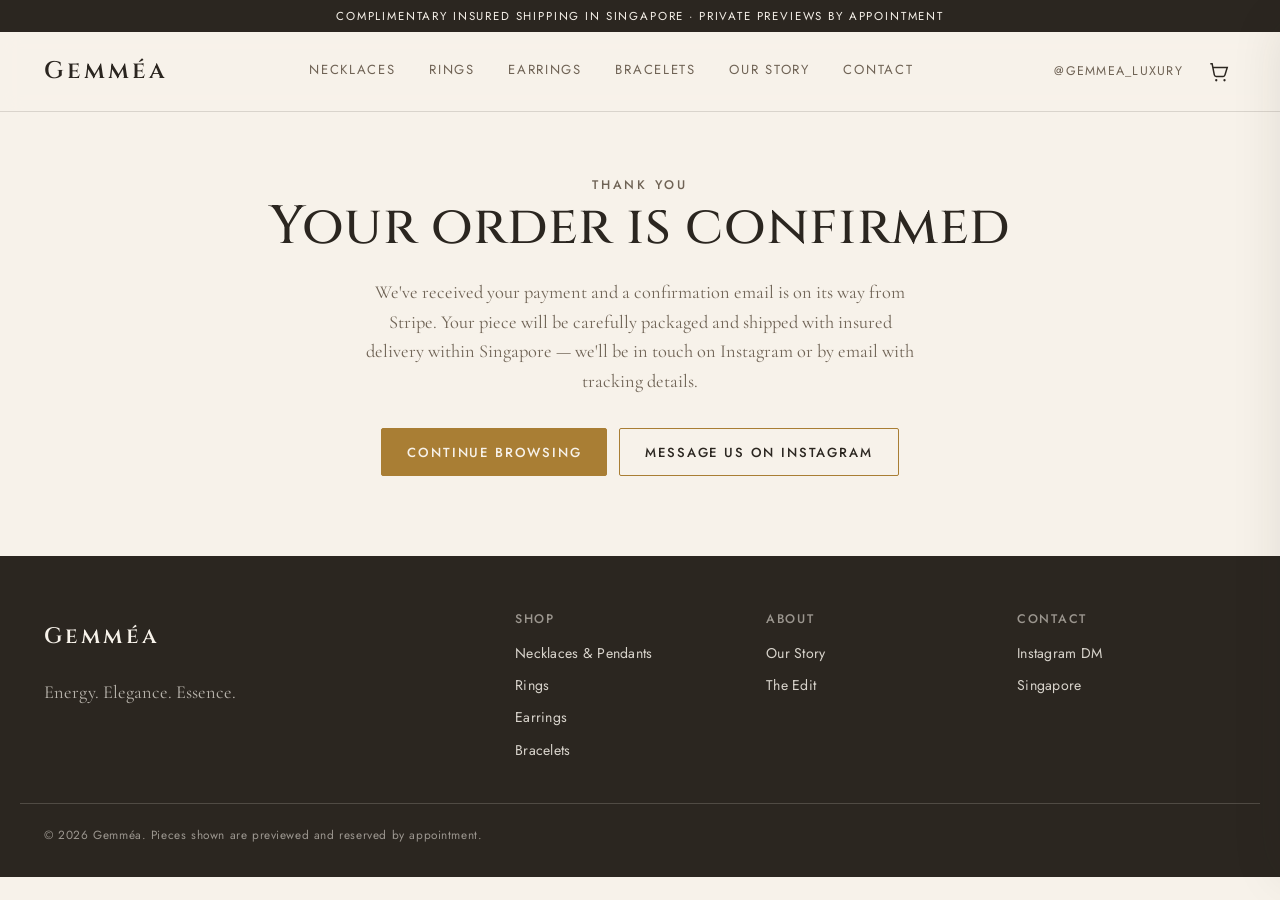
<file: success.html>
<!DOCTYPE html>
<html lang="en">
<head>
<meta charset="utf-8">
<meta name="viewport" content="width=device-width, initial-scale=1">
<meta name="robots" content="noindex">
<meta name="theme-color" content="#f7f2ea">
<link rel="canonical" href="https://mqleong-cpu.github.io/GEMMEA-Luxury/success.html">
<link rel="icon" href="gemmea-logo.jpg">
<title>Order Confirmed &mdash; Gemm&eacute;a</title>
<link rel="stylesheet" href="https://fonts.googleapis.com/css2?family=Cinzel:wght@400;500;600&family=Cormorant+Garamond:ital,wght@0,400;0,500;0,600;1,400;1,500&family=Jost:wght@300;400;500&display=swap">
<link rel="stylesheet" href="gemmea.css">
</head>
<body>
<a class="skip-link" href="#main">Skip to content</a>

<div class="utility-bar">
  <p>Complimentary insured shipping in Singapore &middot; Private previews by appointment</p>
</div>

<header class="site-header" id="top">
  <div class="header-inner">
    <a class="wordmark" href="index.html">Gemm&eacute;a</a>
    <nav class="main-nav" aria-label="Primary">
      <a href="necklaces.html">Necklaces</a>
      <a href="rings.html">Rings</a>
      <a href="earrings.html">Earrings</a>
      <a href="bracelets.html">Bracelets</a>
      <a href="index.html#philosophy">Our Story</a>
      <a href="index.html#contact">Contact</a>
    </nav>
    <div class="header-actions">
      <a class="ig-link" href="https://www.instagram.com/gemmea_luxury" target="_blank" rel="noopener">@gemmea_luxury</a>
      <button class="nav-toggle" id="navToggle" aria-label="Open menu" aria-expanded="false" aria-controls="mobileMenu">
        <span></span><span></span><span></span>
      </button>
    </div>
  </div>
  <nav class="mobile-menu" id="mobileMenu" aria-label="Mobile">
    <a href="index.html">Home</a>
    <a href="necklaces.html">Necklaces &amp; Pendants</a>
    <a href="rings.html">Rings</a>
    <a href="earrings.html">Earrings</a>
    <a href="bracelets.html">Bracelets</a>
    <a href="index.html#philosophy">Our Story</a>
    <a href="index.html#contact">Contact</a>
    <a href="https://www.instagram.com/gemmea_luxury" target="_blank" rel="noopener">@gemmea_luxury</a>
  </nav>
</header>

<main id="main">
  <section class="cat-intro" style="text-align:center; padding-top:4rem; padding-bottom:4rem;">
    <p class="eyebrow">Thank You</p>
    <h1>Your order is confirmed</h1>
    <p>We've received your payment and a confirmation email is on its way from Stripe. Your piece will be
       carefully packaged and shipped with insured delivery within Singapore — we'll be in touch on Instagram
       or by email with tracking details.</p>
    <p style="margin-top:2rem;">
      <a class="btn btn-primary" href="index.html">Continue Browsing</a>
      &nbsp;
      <a class="btn btn-ghost" href="https://www.instagram.com/gemmea_luxury" target="_blank" rel="noopener">Message Us on Instagram</a>
    </p>
  </section>
</main>

<footer class="site-footer">
  <div class="footer-inner">
    <div class="footer-brand">
      <p class="wordmark">Gemm&eacute;a</p>
      <p>Energy. Elegance. Essence.</p>
    </div>
    <div class="footer-cols">
      <div>
        <h4>Shop</h4>
        <a href="necklaces.html">Necklaces &amp; Pendants</a>
        <a href="rings.html">Rings</a>
        <a href="earrings.html">Earrings</a>
        <a href="bracelets.html">Bracelets</a>
      </div>
      <div>
        <h4>About</h4>
        <a href="index.html#philosophy">Our Story</a>
        <a href="index.html#featured">The Edit</a>
      </div>
      <div>
        <h4>Contact</h4>
        <a href="https://www.instagram.com/gemmea_luxury" target="_blank" rel="noopener">Instagram DM</a>
        <span>Singapore</span>
      </div>
    </div>
  </div>
  <p class="footer-bottom">&copy; 2026 Gemm&eacute;a. Pieces shown are previewed and reserved by appointment.</p>
</footer>

<script>
  // Order succeeded — clear the local cart so it doesn't linger for the next visit.
  try { window.localStorage.removeItem("gemmea_cart_v1"); } catch (e) {}

  (function(){
    var toggle = document.getElementById('navToggle');
    var menu = document.getElementById('mobileMenu');
    if(toggle && menu){
      toggle.addEventListener('click', function(){
        var open = menu.classList.toggle('open');
        toggle.setAttribute('aria-expanded', open ? 'true' : 'false');
      });
    }
  })();
</script>
<script src="products.js"></script>
<script src="cart.js"></script>
</body>
</html>
</file>
<file: gemmea.css>
/* GEMMÉA — shared stylesheet for category pages
   Design tokens match the homepage (index.html) */

:root{
  --bg:#f7f2ea;
  --bg-alt:#efe4d3;
  --surface:#ffffff;
  --ink:#2b2620;
  --ink-soft:#6f6355;
  --gold:#a97e34;
  --gold-deep:#7d5c22;
  --aqua:#5f95a3;
  --aqua-deep:#3f6b78;
  --rose:#b98a72;
  --line:rgba(43,38,32,0.14);
  --shadow:rgba(43,38,32,0.10);
  --focus:#3f6b78;
  --whatsapp:#25d366;
  --whatsapp-deep:#1da851;
  color-scheme: light;
}

@media (prefers-color-scheme: dark){
  :root:not([data-theme="light"]){
    --bg:#1a1611;
    --bg-alt:#221c15;
    --surface:#241e17;
    --ink:#f2e9db;
    --ink-soft:#c5b9a7;
    --gold:#dcb46e;
    --gold-deep:#f0cb8a;
    --aqua:#87c2cf;
    --aqua-deep:#aee0ea;
    --rose:#d6ab90;
    --line:rgba(242,233,219,0.16);
    --shadow:rgba(0,0,0,0.45);
    --focus:#aee0ea;
    color-scheme: dark;
  }
}

:root[data-theme="dark"]{
  --bg:#1a1611;
  --bg-alt:#221c15;
  --surface:#241e17;
  --ink:#f2e9db;
  --ink-soft:#c5b9a7;
  --gold:#dcb46e;
  --gold-deep:#f0cb8a;
  --aqua:#87c2cf;
  --aqua-deep:#aee0ea;
  --rose:#d6ab90;
  --line:rgba(242,233,219,0.16);
  --shadow:rgba(0,0,0,0.45);
  --focus:#aee0ea;
  color-scheme: dark;
}

*{box-sizing:border-box;}
html{scroll-behavior:smooth;}
@media (prefers-reduced-motion: reduce){
  html{scroll-behavior:auto;}
  *{animation-duration:0.001ms !important; transition-duration:0.001ms !important;}
}

body{
  margin:0;
  background:var(--bg);
  color:var(--ink);
  font-family:'Cormorant Garamond', Georgia, 'Times New Roman', serif;
  font-size:1.15rem;
  line-height:1.6;
  -webkit-font-smoothing:antialiased;
}

img{max-width:100%; display:block;}
a{color:inherit;}

.skip-link{
  position:absolute; left:-999px; top:0;
  background:var(--surface); color:var(--ink);
  padding:0.75em 1.2em; z-index:200; border-radius:0 0 6px 0;
}
.skip-link:focus{left:0;}
:focus-visible{outline:2px solid var(--focus); outline-offset:3px;}

.eyebrow{
  font-family:'Jost', 'Helvetica Neue', Arial, sans-serif;
  font-weight:500;
  font-size:0.78rem;
  letter-spacing:0.22em;
  text-transform:uppercase;
  color:var(--gold-deep);
  margin:0 0 0.9em;
}

h1,h2,h3{
  font-family:'Cinzel', 'Times New Roman', serif;
  font-weight:500;
  line-height:1.18;
  text-wrap:balance;
  margin:0 0 0.5em;
  color:var(--ink);
}
h1{font-size:clamp(2.1rem, 4.2vw, 3.4rem); letter-spacing:0.01em;}
h2{font-size:clamp(1.6rem, 3vw, 2.3rem); letter-spacing:0.01em;}
h3{font-size:1.15rem; letter-spacing:0.02em;}
p{max-width:62ch;}

.btn{
  display:inline-flex; align-items:center; justify-content:center;
  font-family:'Jost', sans-serif; font-weight:500;
  font-size:0.82rem; letter-spacing:0.14em; text-transform:uppercase;
  padding:0.95em 1.9em;
  border-radius:2px;
  text-decoration:none;
  border:1px solid var(--gold);
  transition:background 0.25s ease, color 0.25s ease, border-color 0.25s ease;
  cursor:pointer;
}
.btn-primary{background:var(--gold); color:var(--bg);}
.btn-primary:hover{background:var(--gold-deep); border-color:var(--gold-deep);}
.btn-ghost{background:transparent; color:var(--ink);}
.btn-ghost:hover{border-color:var(--ink); background:var(--surface);}
.btn-small{font-size:0.72rem; padding:0.75em 1.4em;}

/* utility bar */
.utility-bar{background:var(--ink); color:var(--bg);}
.utility-bar p{
  max-width:none; margin:0; text-align:center;
  font-family:'Jost', sans-serif; font-size:0.72rem;
  letter-spacing:0.16em; text-transform:uppercase;
  padding:0.6em 1rem;
}

/* header */
.site-header{
  position:sticky; top:0; z-index:100;
  background:color-mix(in srgb, var(--bg) 88%, transparent);
  backdrop-filter:blur(10px);
  border-bottom:1px solid var(--line);
}
.header-inner{
  max-width:1240px; margin:0 auto;
  display:flex; align-items:center; justify-content:space-between;
  padding:1.1em 1.5rem;
  gap:1.5rem;
}
.wordmark{
  font-family:'Cinzel', serif; font-weight:600;
  font-size:1.5rem; letter-spacing:0.14em;
  text-decoration:none; color:var(--ink);
  white-space:nowrap;
}
.main-nav{display:flex; gap:2.1rem;}
.main-nav a{
  font-family:'Jost', sans-serif; font-size:0.82rem;
  letter-spacing:0.13em; text-transform:uppercase;
  text-decoration:none; color:var(--ink-soft);
  padding-bottom:0.3em; border-bottom:1px solid transparent;
  transition:color 0.2s ease, border-color 0.2s ease;
}
.main-nav a:hover{color:var(--ink); border-color:var(--gold);}
.main-nav a[aria-current="page"]{color:var(--ink); border-color:var(--gold);}

.header-actions{display:flex; align-items:center; gap:1.2rem;}
.ig-link{
  font-family:'Jost', sans-serif; font-size:0.78rem;
  letter-spacing:0.1em; text-transform:uppercase;
  text-decoration:none; color:var(--ink-soft);
  display:none;
}
.ig-link:hover{color:var(--gold-deep);}

.nav-toggle{
  display:flex; flex-direction:column; justify-content:center; gap:5px;
  width:34px; height:30px; background:none; border:none; cursor:pointer; padding:0;
}
.nav-toggle span{display:block; height:1px; background:var(--ink); width:100%;}

.mobile-menu{
  display:none; flex-direction:column;
  padding:0 1.5rem 1.4em;
  border-top:1px solid var(--line);
}
.mobile-menu.open{display:flex;}
.mobile-menu a{
  font-family:'Jost', sans-serif; font-size:0.9rem; letter-spacing:0.1em;
  text-transform:uppercase; text-decoration:none; color:var(--ink);
  padding:0.85em 0; border-bottom:1px solid var(--line);
}

@media (min-width:860px){
  .main-nav{display:flex;}
  .nav-toggle{display:none;}
  .mobile-menu{display:none !important;}
  .ig-link{display:inline;}
}
@media (max-width:859px){
  .main-nav{display:none;}
}

main{padding:0 1.5rem;}
section{max-width:1240px; margin:0 auto;}

/* facet divider */
.facet-divider{
  display:flex; justify-content:center;
  color:var(--gold);
  opacity:0.6;
  margin:0 auto;
  padding:2.2rem 1.5rem;
  max-width:1240px;
}
.facet-divider svg{width:min(220px, 60%); height:14px;}

/* breadcrumb */
.crumbs{
  max-width:1240px; margin:0 auto; padding:1.6rem 0 0;
  font-family:'Jost', sans-serif; font-size:0.76rem;
  letter-spacing:0.1em; text-transform:uppercase; color:var(--ink-soft);
}
.crumbs a{text-decoration:none; color:var(--ink-soft);}
.crumbs a:hover{color:var(--gold-deep);}
.crumbs span{margin:0 0.5em; opacity:0.5;}

/* category intro */
.cat-intro{padding:1.6rem 0 0; text-align:center;}
.cat-intro h1{margin-bottom:0.35em;}
.cat-intro p{margin:0 auto; color:var(--ink-soft);}
.cat-count{
  font-family:'Jost', sans-serif; font-size:0.74rem;
  letter-spacing:0.16em; text-transform:uppercase;
  color:var(--ink-soft); margin:1.4em auto 0; max-width:none;
}

/* category switcher */
.cat-switch{
  display:flex; flex-wrap:wrap; justify-content:center; gap:0.6rem;
  max-width:1240px; margin:2.2rem auto 0;
}
.cat-switch a{
  font-family:'Jost', sans-serif; font-size:0.76rem;
  letter-spacing:0.12em; text-transform:uppercase;
  text-decoration:none; color:var(--ink-soft);
  border:1px solid var(--line); border-radius:2px;
  padding:0.7em 1.2em;
  transition:border-color 0.2s ease, color 0.2s ease, background 0.2s ease;
}
.cat-switch a:hover{color:var(--ink); border-color:var(--gold);}
.cat-switch a[aria-current="page"]{
  color:var(--bg); background:var(--ink); border-color:var(--ink);
}

/* product grid */
.pieces{padding:0 0 1rem;}
.piece-grid{
  display:grid; grid-template-columns:1fr; gap:2.2rem;
}
@media (min-width:680px){ .piece-grid{grid-template-columns:repeat(2,1fr); gap:2.4rem;} }
@media (min-width:1000px){ .piece-grid{grid-template-columns:repeat(3,1fr); gap:2.6rem;} }

/* categories with only a piece or two read better centred */
@media (min-width:680px){
  .piece-grid.is-sparse{
    grid-template-columns:repeat(2, minmax(0, 400px));
    justify-content:center;
  }
}

.piece{
  display:flex; flex-direction:column;
  background:var(--surface);
  border:1px solid var(--line);
  border-radius:4px;
  overflow:hidden;
  transition:box-shadow 0.3s ease, transform 0.3s ease;
}
.piece:hover{
  box-shadow:0 26px 48px -30px var(--shadow);
  transform:translateY(-3px);
}
.piece-media{
  position:relative; overflow:hidden;
  aspect-ratio:1/1; background:var(--bg-alt);
}
.piece-media img{
  width:100%; height:100%; object-fit:cover;
  transition:transform 0.6s ease;
}
.piece:hover .piece-media img{transform:scale(1.05);}
.piece-tag{
  position:absolute; top:0.9rem; left:0.9rem; z-index:1;
  font-family:'Jost', sans-serif; font-size:0.64rem;
  letter-spacing:0.16em; text-transform:uppercase;
  background:var(--gold); color:#fff;
  padding:0.45em 0.9em; border-radius:2px;
}
.piece-body{
  padding:1.5rem 1.5rem 1.7rem;
  display:flex; flex-direction:column; flex:1; gap:0.2rem;
}
.piece-body h3{margin-bottom:0.4em;}
.piece-body p{
  color:var(--ink-soft); font-size:1.02rem; margin:0 0 1rem; max-width:none;
}
.piece-meta{
  margin-top:auto; display:flex; flex-wrap:wrap;
  align-items:center; justify-content:space-between; gap:0.9rem;
}
.piece-price{
  font-family:'Jost', sans-serif; font-size:0.76rem;
  letter-spacing:0.1em; text-transform:uppercase;
  color:var(--rose); margin:0;
}

/* "more by DM" card */
.piece-more{
  display:flex; flex-direction:column; justify-content:center; align-items:center;
  text-align:center; gap:0.6rem;
  border:1px dashed var(--line); background:transparent;
  border-radius:4px; padding:2.6rem 1.8rem; min-height:280px;
}
.piece-more h3{margin-bottom:0.2em;}
.piece-more p{color:var(--ink-soft); font-size:1.02rem; margin:0 0 1rem;}

/* contact band */
.social{padding:1rem 0 4rem; text-align:center;}
.social-inner{max-width:560px; margin:0 auto;}
.social h2{font-size:clamp(1.6rem, 3vw, 2.1rem);}
.social p{margin-left:auto; margin-right:auto; color:var(--ink-soft);}
.social .btn{margin-top:1.4rem;}

/* footer */
.site-footer{background:var(--ink); color:var(--bg); margin-top:1rem;}
.footer-inner{
  max-width:1240px; margin:0 auto; padding:3.4rem 1.5rem 2rem;
  display:grid; grid-template-columns:1fr; gap:2.4rem;
}
@media (min-width:760px){ .footer-inner{grid-template-columns:1.2fr 2fr;} }
.footer-brand .wordmark{color:var(--bg); font-size:1.4rem;}
.footer-brand p{color:color-mix(in srgb, var(--bg) 70%, transparent); margin-top:0.4em;}
.footer-cols{display:grid; grid-template-columns:repeat(2,1fr); gap:2rem;}
@media (min-width:520px){ .footer-cols{grid-template-columns:repeat(3,1fr);} }
.footer-cols h4{
  font-family:'Jost', sans-serif; font-size:0.78rem; letter-spacing:0.14em;
  text-transform:uppercase; color:color-mix(in srgb, var(--bg) 55%, transparent);
  margin:0 0 0.9em; font-weight:500;
}
.footer-cols a, .footer-cols span{
  display:block; text-decoration:none;
  color:color-mix(in srgb, var(--bg) 85%, transparent);
  font-family:'Jost', sans-serif; font-size:0.88rem;
  margin-bottom:0.7em; letter-spacing:0.02em;
}
.footer-cols a:hover{color:var(--gold);}
.footer-bottom{
  max-width:1240px; margin:0 auto; padding:1.4rem 1.5rem 2rem;
  border-top:1px solid color-mix(in srgb, var(--bg) 18%, transparent);
  font-family:'Jost', sans-serif; font-size:0.74rem; letter-spacing:0.05em;
  color:color-mix(in srgb, var(--bg) 55%, transparent);
}

/* ==========================================================================
   Cart — icon, drawer, line items
   ========================================================================== */
.cart-toggle{
  position:relative;
  display:flex; align-items:center; justify-content:center;
  width:34px; height:34px;
  background:none; border:none; cursor:pointer; padding:0;
  color:var(--ink);
}
.cart-toggle:hover{color:var(--gold-deep);}
.cart-badge{
  position:absolute; top:-4px; right:-6px;
  min-width:16px; height:16px; padding:0 3px;
  display:flex; align-items:center; justify-content:center;
  border-radius:50%;
  background:var(--gold); color:#fff;
  font-family:'Jost', sans-serif; font-size:0.62rem; font-weight:500;
  opacity:0; transform:scale(0.6); transition:opacity 0.15s ease, transform 0.15s ease;
}
.cart-badge.is-visible{opacity:1; transform:scale(1);}

.cart-overlay{
  position:fixed; inset:0; z-index:300;
  background:rgba(20,16,10,0.4);
  opacity:0; transition:opacity 0.2s ease;
}
.cart-overlay.is-open{opacity:1;}

.cart-drawer{
  position:fixed; top:0; right:0; bottom:0; z-index:301;
  width:min(400px, 100vw);
  background:var(--surface); color:var(--ink);
  border-left:1px solid var(--line);
  box-shadow:-24px 0 48px -24px var(--shadow);
  display:flex; flex-direction:column;
  transform:translateX(100%);
  transition:transform 0.25s ease;
}
.cart-drawer.is-open{transform:translateX(0);}

.cart-drawer-head{
  display:flex; align-items:center; justify-content:space-between;
  padding:1.3rem 1.5rem; border-bottom:1px solid var(--line);
}
.cart-drawer-head h2{
  font-family:'Cinzel', serif; font-weight:600; font-size:1.15rem; margin:0;
}
.cart-close{
  background:none; border:none; cursor:pointer;
  font-size:1.6rem; line-height:1; color:var(--ink-soft); padding:0;
}
.cart-close:hover{color:var(--ink);}

.cart-lines{
  flex:1; overflow-y:auto; padding:1rem 1.5rem;
  display:flex; flex-direction:column; gap:1.1rem;
}
.cart-empty{
  font-family:'Jost', sans-serif; font-size:0.85rem; color:var(--ink-soft);
  text-align:center; margin-top:2rem;
}
.cart-line{
  display:flex; gap:0.9rem; padding-bottom:1.1rem;
  border-bottom:1px solid var(--line);
}
.cart-line img{
  width:72px; height:72px; object-fit:cover; border-radius:3px;
  background:var(--bg-alt); flex-shrink:0;
}
.cart-line-body{display:flex; flex-direction:column; gap:0.25rem; flex:1;}
.cart-line-name{font-size:1rem; margin:0; line-height:1.3;}
.cart-line-price{
  font-family:'Jost', sans-serif; font-size:0.78rem; color:var(--ink-soft); margin:0;
}
.cart-line-qty{
  display:flex; align-items:center; gap:0.6rem; margin-top:0.3rem;
  font-family:'Jost', sans-serif; font-size:0.82rem;
}
.qty-btn{
  width:22px; height:22px; border-radius:2px;
  border:1px solid var(--line); background:transparent; color:var(--ink);
  cursor:pointer; line-height:1;
}
.qty-btn:hover{border-color:var(--gold);}
.cart-line-remove{
  margin-left:auto; background:none; border:none; cursor:pointer;
  color:var(--ink-soft); font-size:0.72rem; letter-spacing:0.05em;
  text-transform:uppercase; text-decoration:underline; padding:0;
}
.cart-line-remove:hover{color:var(--gold-deep);}

.cart-drawer-foot{
  padding:1.2rem 1.5rem 1.6rem; border-top:1px solid var(--line);
}
.cart-subtotal{
  display:flex; align-items:center; justify-content:space-between;
  font-family:'Jost', sans-serif; font-size:0.92rem; margin-bottom:0.5rem;
}
.cart-shipping-note{
  font-family:'Jost', sans-serif; font-size:0.72rem; color:var(--ink-soft);
  margin:0 0 1rem;
}
.cart-checkout-msg{
  font-family:'Jost', sans-serif; font-size:0.76rem; color:#b5473e;
  margin:0 0 0.8rem;
}
.cart-checkout-btn{width:100%; text-align:center;}
.cart-checkout-btn:disabled{opacity:0.5; cursor:not-allowed;}

.btn-add-cart{cursor:pointer;}

/* ==========================================================================
   WhatsApp floating button
   ========================================================================== */
.whatsapp-float{
  position:fixed;
  right:1.4rem;
  bottom:1.4rem;
  z-index:150;
  display:flex;
  align-items:center;
  gap:0.7em;
  background:var(--whatsapp);
  color:#fff;
  width:58px;
  height:58px;
  border-radius:50%;
  box-shadow:0 10px 26px -8px rgba(20,16,10,0.45);
  text-decoration:none;
  overflow:hidden;
  transition:width 0.3s ease, background 0.25s ease, box-shadow 0.25s ease, transform 0.2s ease;
}
.whatsapp-float svg{
  width:30px; height:30px; flex:0 0 30px;
  margin-left:14px;
}
.whatsapp-float .wa-label{
  font-family:'Jost', sans-serif;
  font-size:0.82rem;
  letter-spacing:0.06em;
  white-space:nowrap;
  opacity:0;
  max-width:0;
  transition:opacity 0.2s ease;
  padding-right:0;
}
.whatsapp-float:hover,
.whatsapp-float:focus-visible{
  width:186px;
  background:var(--whatsapp-deep);
  box-shadow:0 14px 30px -8px rgba(20,16,10,0.5);
}
.whatsapp-float:hover .wa-label,
.whatsapp-float:focus-visible .wa-label{
  opacity:1;
  max-width:140px;
  padding-right:16px;
}
.whatsapp-float:active{transform:scale(0.96);}
@media (prefers-reduced-motion: reduce){
  .whatsapp-float{transition:none;}
  .whatsapp-float .wa-label{transition:none;}
}
@media (max-width:520px){
  .whatsapp-float{right:1rem; bottom:1rem; width:52px; height:52px;}
  .whatsapp-float svg{width:26px; height:26px; margin-left:13px;}
}
</file>
